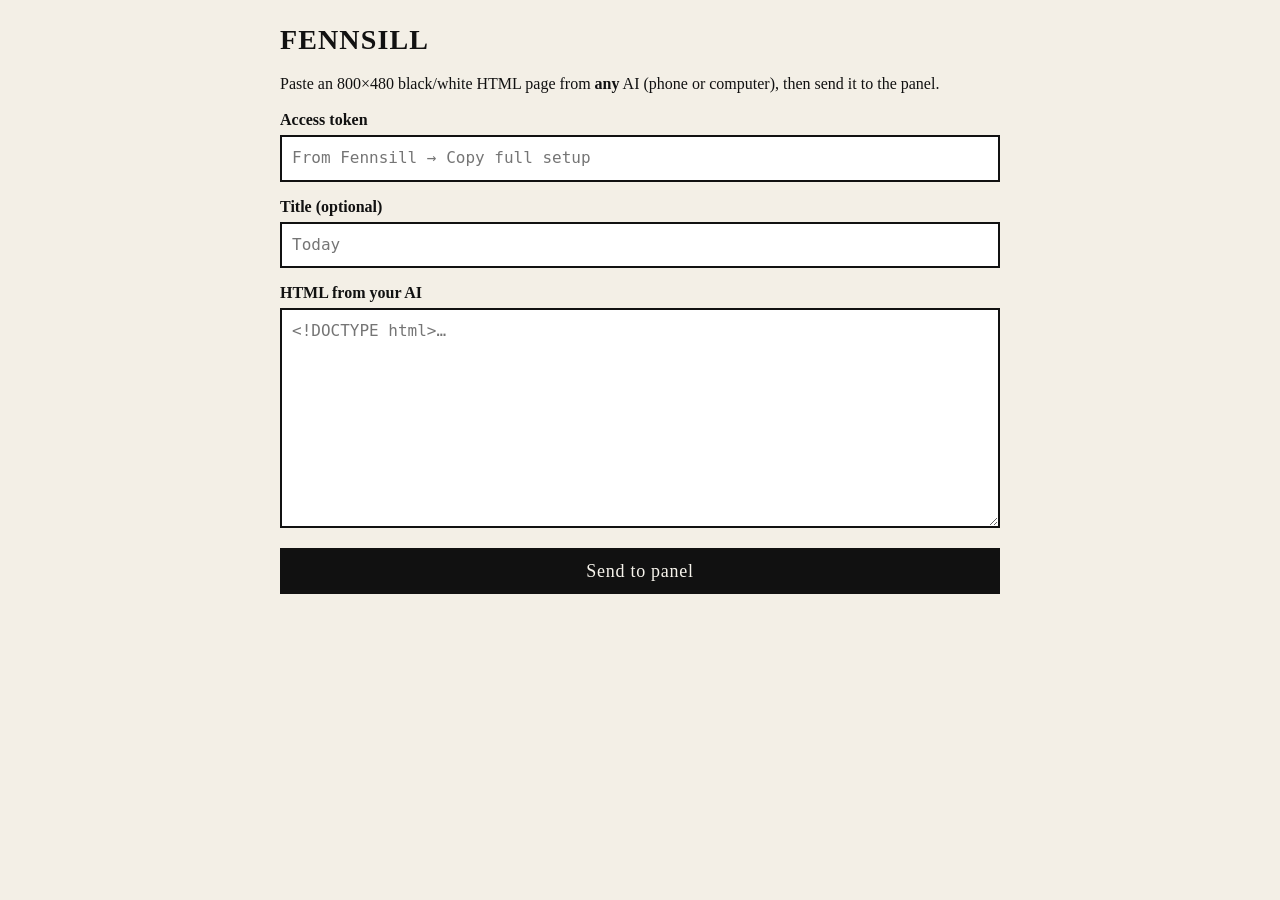
<file: connector/drop.html>
<!DOCTYPE html>
<html lang="en">
<head>
  <meta charset="utf-8">
  <meta name="viewport" content="width=device-width, initial-scale=1">
  <title>Fennsill — Send page</title>
  <style>
    :root { color-scheme: light; }
    body { margin: 0; font-family: Georgia, serif; background: #f3efe6; color: #111; }
    main { max-width: 720px; margin: 0 auto; padding: 24px 18px 48px; }
    h1 { margin: 0 0 8px; font-size: 28px; letter-spacing: 0.04em; }
    p { line-height: 1.45; }
    label { display: block; margin: 16px 0 6px; font-weight: 600; }
    input, textarea {
      width: 100%; box-sizing: border-box; font: 16px/1.4 ui-monospace, Consolas, monospace;
      border: 2px solid #111; background: #fff; padding: 10px; border-radius: 0;
    }
    textarea { min-height: 220px; }
    button {
      margin-top: 16px; width: 100%; padding: 14px; border: 0; background: #111; color: #f7f4ec;
      font: 18px/1 Georgia, serif; letter-spacing: 0.04em; cursor: pointer;
    }
    .hint { font-size: 14px; opacity: 0.85; }
    .ok { color: #1a5c2e; }
    .err { color: #8a1f1f; }
  </style>
</head>
<body>
  <main>
    <h1>FENNSILL</h1>
    <p>Paste an 800×480 black/white HTML page from <strong>any</strong> AI (phone or computer), then send it to the panel.</p>
    <label for="token">Access token</label>
    <input id="token" type="password" autocomplete="off" placeholder="From Fennsill → Copy full setup">
    <label for="title">Title (optional)</label>
    <input id="title" type="text" placeholder="Today">
    <label for="html">HTML from your AI</label>
    <textarea id="html" placeholder="<!DOCTYPE html>…"></textarea>
    <button id="send" type="button">Send to panel</button>
    <p id="status" class="hint"></p>
  </main>
  <script>
    const params = new URLSearchParams(location.search);
    const hash = new URLSearchParams((location.hash || "").replace(/^#/, ""));
    const saved = localStorage.getItem("fennsill_token") || "";
    const tokenEl = document.querySelector("#token");
    tokenEl.value = params.get("token") || hash.get("token") || saved;
    document.querySelector("#send").onclick = async () => {
      const status = document.querySelector("#status");
      const token = tokenEl.value.trim();
      const html = document.querySelector("#html").value;
      const title = document.querySelector("#title").value.trim();
      status.className = "hint";
      status.textContent = "Sending…";
      try {
        const res = await fetch("/v1/pages", {
          method: "POST",
          headers: {
            "Content-Type": "application/json",
            "Authorization": "Bearer " + token,
          },
          body: JSON.stringify({ html, title, push: true, source: "drop-page" }),
        });
        const data = await res.json().catch(() => ({}));
        if (!res.ok) throw new Error(data.error || "Send failed");
        localStorage.setItem("fennsill_token", token);
        status.className = "ok";
        status.textContent = data.note || ("Sent. Page " + (data.page_id || ""));
      } catch (err) {
        status.className = "err";
        status.textContent = err.message || "Send failed";
      }
    };
  </script>
</body>
</html>
</file>
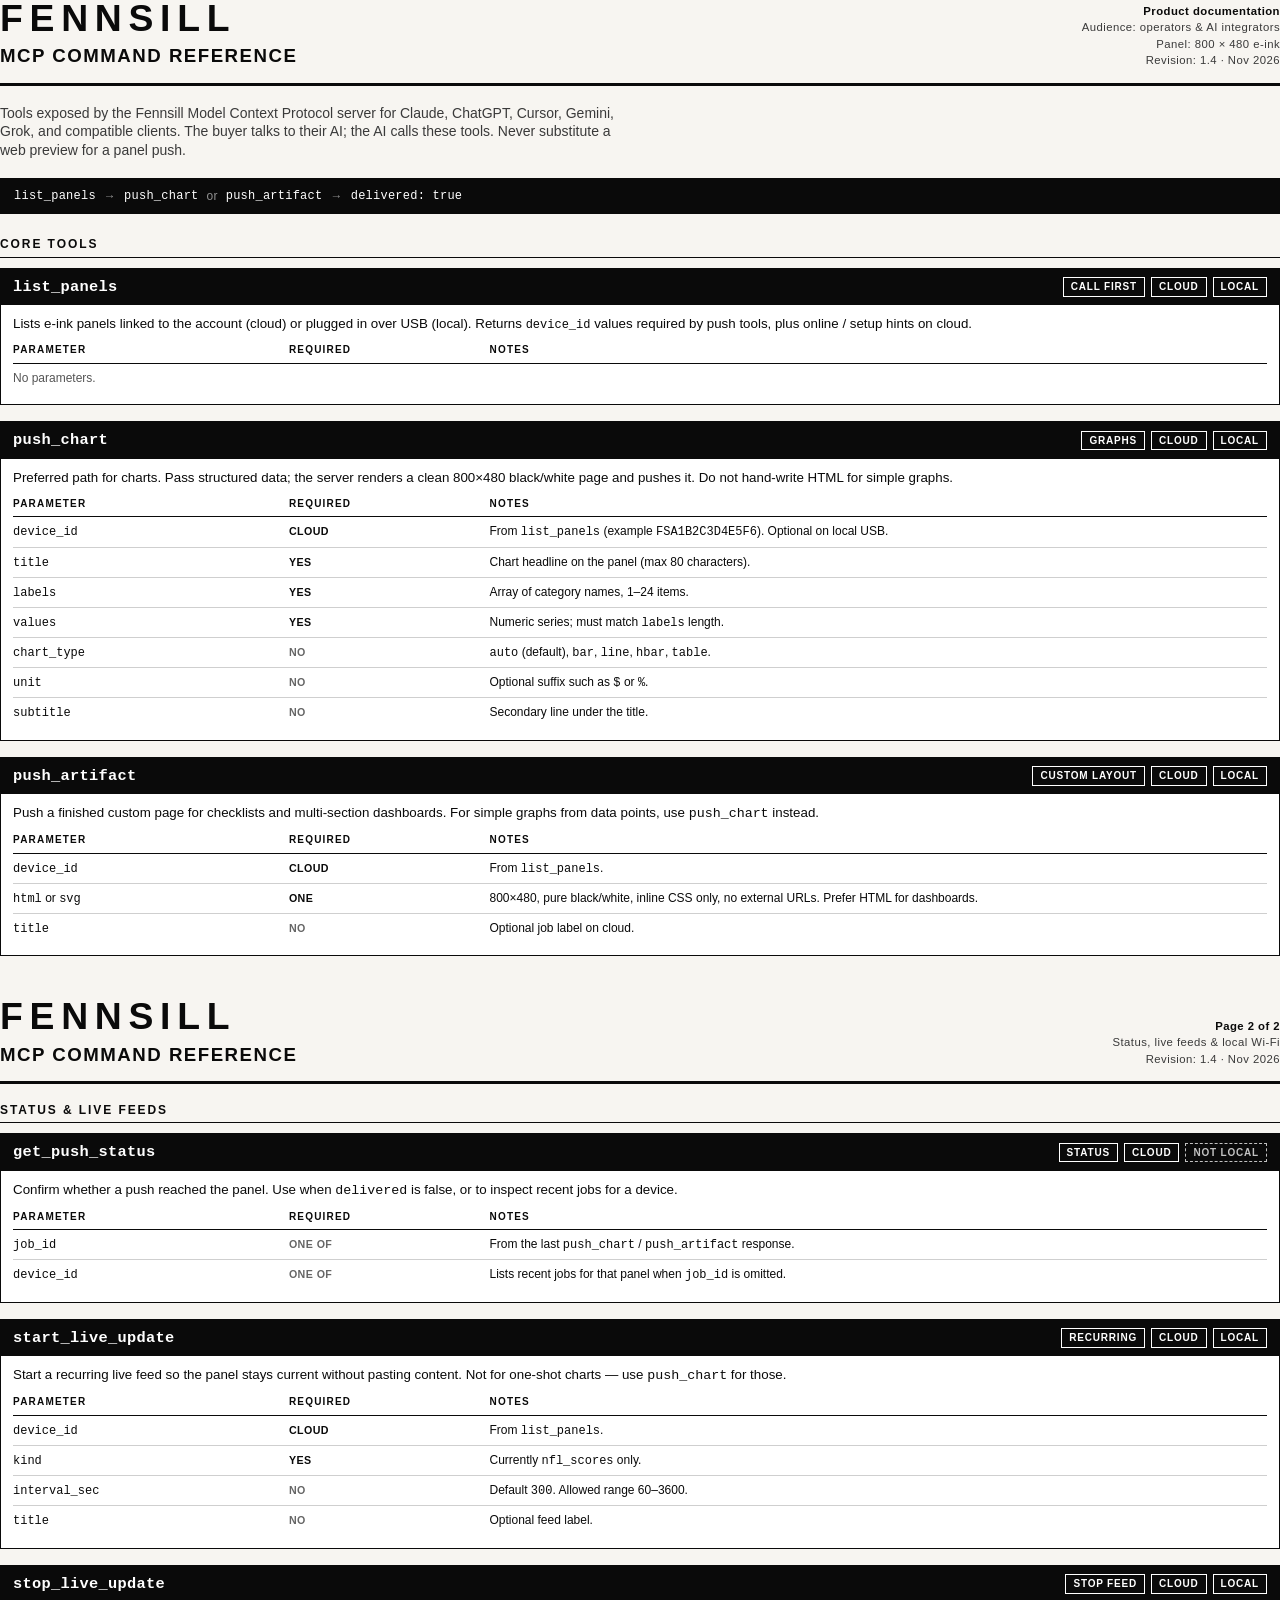
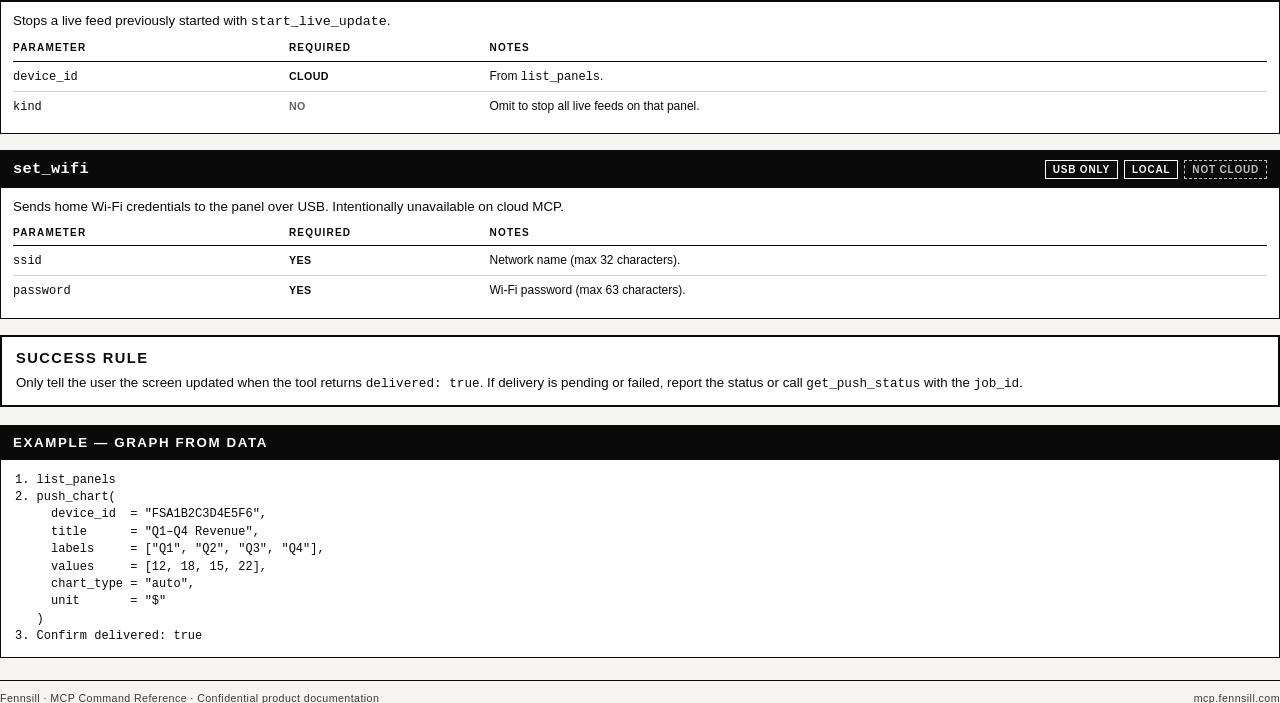
<file: docs/mcp_commands_print.html>
<!DOCTYPE html>
<html lang="en">
<head>
<meta charset="utf-8">
<title>Fennsill MCP Commands</title>
<style>
  @page {
    size: letter;
    margin: 0.55in 0.6in 0.6in 0.6in;
  }

  :root {
    --ink: #0a0a0a;
    --muted: #3a3a3a;
    --rule: #0a0a0a;
    --band: #0a0a0a;
    --paper: #f7f5f1;
    --card: #ffffff;
    --accent: #1a1a1a;
  }

  * { box-sizing: border-box; }

  html, body {
    margin: 0;
    padding: 0;
    color: var(--ink);
    background: var(--paper);
    font-family: "Segoe UI", "Helvetica Neue", Helvetica, Arial, sans-serif;
    font-size: 10.5pt;
    line-height: 1.35;
    -webkit-print-color-adjust: exact;
    print-color-adjust: exact;
  }

  .page {
    width: 100%;
    min-height: 10.4in;
  }

  .break {
    break-before: page;
    page-break-before: always;
  }

  /* Masthead */
  header.doc-head {
    display: grid;
    grid-template-columns: 1fr auto;
    gap: 18px;
    align-items: end;
    border-bottom: 3px solid var(--ink);
    padding-bottom: 14px;
    margin-bottom: 18px;
  }

  .brand-block {
    display: flex;
    flex-direction: column;
    gap: 6px;
  }

  .brand {
    font-family: "Arial Narrow", "Franklin Gothic Medium", "Segoe UI", sans-serif;
    font-size: 28pt;
    font-weight: 800;
    letter-spacing: 0.18em;
    line-height: 1;
    margin: 0;
  }

  .doc-title {
    font-family: "Arial Narrow", "Franklin Gothic Medium", "Segoe UI", sans-serif;
    font-size: 14pt;
    font-weight: 700;
    letter-spacing: 0.08em;
    text-transform: uppercase;
    margin: 0;
  }

  .meta {
    text-align: right;
    font-size: 8.5pt;
    color: var(--muted);
    letter-spacing: 0.04em;
    line-height: 1.45;
  }

  .meta strong {
    color: var(--ink);
    font-weight: 700;
  }

  .lede {
    margin: 0 0 18px;
    max-width: 6.6in;
    font-size: 10.5pt;
    color: var(--muted);
  }

  .flow {
    display: flex;
    align-items: center;
    gap: 8px;
    flex-wrap: wrap;
    background: var(--ink);
    color: #fff;
    padding: 10px 14px;
    margin: 0 0 22px;
    font-family: Consolas, "Courier New", monospace;
    font-size: 9pt;
    letter-spacing: 0.02em;
  }

  .flow span.arrow {
    opacity: 0.55;
    font-family: "Segoe UI", sans-serif;
  }

  /* Tool cards */
  .tool {
    break-inside: avoid;
    page-break-inside: avoid;
    margin: 0 0 16px;
    border: 1.5px solid var(--ink);
    background: var(--card);
  }

  .tool-head {
    display: grid;
    grid-template-columns: 1fr auto;
    gap: 10px;
    align-items: center;
    background: var(--band);
    color: #fff;
    padding: 8px 12px;
  }

  .tool-name {
    font-family: Consolas, "Courier New", monospace;
    font-size: 11.5pt;
    font-weight: 700;
    letter-spacing: 0.02em;
    margin: 0;
  }

  .badges {
    display: flex;
    gap: 6px;
    flex-wrap: wrap;
    justify-content: flex-end;
  }

  .badge {
    border: 1px solid #fff;
    padding: 2px 7px;
    font-size: 7.5pt;
    font-weight: 700;
    letter-spacing: 0.08em;
    text-transform: uppercase;
  }

  .badge.muted {
    opacity: 0.75;
    border-style: dashed;
  }

  .tool-body {
    padding: 10px 12px 12px;
  }

  .summary {
    margin: 0 0 10px;
    font-size: 10pt;
  }

  table.params {
    width: 100%;
    border-collapse: collapse;
    font-size: 9pt;
  }

  table.params th {
    text-align: left;
    font-size: 7.5pt;
    letter-spacing: 0.12em;
    text-transform: uppercase;
    border-bottom: 1.5px solid var(--ink);
    padding: 0 8px 6px 0;
    font-weight: 700;
  }

  table.params td {
    border-bottom: 1px solid #cfcfcf;
    padding: 6px 8px 6px 0;
    vertical-align: top;
  }

  table.params tr:last-child td {
    border-bottom: none;
  }

  table.params code,
  .mono {
    font-family: Consolas, "Courier New", monospace;
    font-size: 9pt;
  }

  .req {
    font-weight: 700;
    letter-spacing: 0.04em;
    font-size: 8pt;
    text-transform: uppercase;
  }

  .req.yes { color: var(--ink); }
  .req.no { color: #666; font-weight: 600; }

  .note {
    margin: 10px 0 0;
    padding-top: 8px;
    border-top: 1px solid #d0d0d0;
    font-size: 9pt;
    color: var(--muted);
  }

  /* Callout */
  .callout {
    break-inside: avoid;
    border: 2px solid var(--ink);
    padding: 12px 14px;
    margin: 8px 0 18px;
    background: #fff;
  }

  .callout h2 {
    margin: 0 0 6px;
    font-family: "Arial Narrow", "Franklin Gothic Medium", "Segoe UI", sans-serif;
    font-size: 11pt;
    letter-spacing: 0.1em;
    text-transform: uppercase;
  }

  .callout p {
    margin: 0;
    font-size: 10pt;
  }

  .callout code {
    font-family: Consolas, "Courier New", monospace;
    font-size: 9.5pt;
  }

  /* Example block */
  .example {
    break-inside: avoid;
    border: 1.5px solid var(--ink);
    margin-top: 6px;
  }

  .example-head {
    background: var(--ink);
    color: #fff;
    padding: 8px 12px;
    font-family: "Arial Narrow", "Franklin Gothic Medium", "Segoe UI", sans-serif;
    font-size: 10pt;
    letter-spacing: 0.12em;
    text-transform: uppercase;
    font-weight: 700;
  }

  .example pre {
    margin: 0;
    padding: 12px 14px;
    background: #fff;
    font-family: Consolas, "Courier New", monospace;
    font-size: 9pt;
    line-height: 1.45;
    white-space: pre-wrap;
  }

  footer.doc-foot {
    margin-top: 22px;
    padding-top: 10px;
    border-top: 1.5px solid var(--ink);
    display: flex;
    justify-content: space-between;
    gap: 12px;
    font-size: 8pt;
    color: var(--muted);
    letter-spacing: 0.04em;
  }

  .section-label {
    font-family: "Arial Narrow", "Franklin Gothic Medium", "Segoe UI", sans-serif;
    font-size: 9pt;
    letter-spacing: 0.16em;
    text-transform: uppercase;
    font-weight: 800;
    margin: 0 0 10px;
    padding-bottom: 4px;
    border-bottom: 1px solid var(--ink);
  }
</style>
</head>
<body>
  <section class="page">
    <header class="doc-head">
      <div class="brand-block">
        <p class="brand">FENNSILL</p>
        <h1 class="doc-title">MCP Command Reference</h1>
      </div>
      <div class="meta">
        <strong>Product documentation</strong><br>
        Audience: operators &amp; AI integrators<br>
        Panel: 800 × 480 e-ink<br>
        Revision: 1.4 · Nov 2026
      </div>
    </header>

    <p class="lede">
      Tools exposed by the Fennsill Model Context Protocol server for Claude, ChatGPT,
      Cursor, Gemini, Grok, and compatible clients. The buyer talks to their AI; the AI
      calls these tools. Never substitute a web preview for a panel push.
    </p>

    <div class="flow">
      <span>list_panels</span>
      <span class="arrow">→</span>
      <span>push_chart</span>
      <span class="arrow">or</span>
      <span>push_artifact</span>
      <span class="arrow">→</span>
      <span>delivered: true</span>
    </div>

    <p class="section-label">Core tools</p>

    <article class="tool">
      <div class="tool-head">
        <h2 class="tool-name">list_panels</h2>
        <div class="badges">
          <span class="badge">Call first</span>
          <span class="badge">Cloud</span>
          <span class="badge">Local</span>
        </div>
      </div>
      <div class="tool-body">
        <p class="summary">
          Lists e-ink panels linked to the account (cloud) or plugged in over USB (local).
          Returns <code class="mono">device_id</code> values required by push tools, plus online / setup hints on cloud.
        </p>
        <table class="params">
          <thead>
            <tr><th style="width:22%">Parameter</th><th style="width:16%">Required</th><th>Notes</th></tr>
          </thead>
          <tbody>
            <tr>
              <td colspan="3" style="color:#555">No parameters.</td>
            </tr>
          </tbody>
        </table>
      </div>
    </article>

    <article class="tool">
      <div class="tool-head">
        <h2 class="tool-name">push_chart</h2>
        <div class="badges">
          <span class="badge">Graphs</span>
          <span class="badge">Cloud</span>
          <span class="badge">Local</span>
        </div>
      </div>
      <div class="tool-body">
        <p class="summary">
          Preferred path for charts. Pass structured data; the server renders a clean
          800×480 black/white page and pushes it. Do not hand-write HTML for simple graphs.
        </p>
        <table class="params">
          <thead>
            <tr><th style="width:22%">Parameter</th><th style="width:16%">Required</th><th>Notes</th></tr>
          </thead>
          <tbody>
            <tr>
              <td><code>device_id</code></td>
              <td><span class="req yes">Cloud</span></td>
              <td>From <code>list_panels</code> (example <code>FSA1B2C3D4E5F6</code>). Optional on local USB.</td>
            </tr>
            <tr>
              <td><code>title</code></td>
              <td><span class="req yes">Yes</span></td>
              <td>Chart headline on the panel (max 80 characters).</td>
            </tr>
            <tr>
              <td><code>labels</code></td>
              <td><span class="req yes">Yes</span></td>
              <td>Array of category names, 1–24 items.</td>
            </tr>
            <tr>
              <td><code>values</code></td>
              <td><span class="req yes">Yes</span></td>
              <td>Numeric series; must match <code>labels</code> length.</td>
            </tr>
            <tr>
              <td><code>chart_type</code></td>
              <td><span class="req no">No</span></td>
              <td><code>auto</code> (default), <code>bar</code>, <code>line</code>, <code>hbar</code>, <code>table</code>.</td>
            </tr>
            <tr>
              <td><code>unit</code></td>
              <td><span class="req no">No</span></td>
              <td>Optional suffix such as <code>$</code> or <code>%</code>.</td>
            </tr>
            <tr>
              <td><code>subtitle</code></td>
              <td><span class="req no">No</span></td>
              <td>Secondary line under the title.</td>
            </tr>
          </tbody>
        </table>
      </div>
    </article>

    <article class="tool">
      <div class="tool-head">
        <h2 class="tool-name">push_artifact</h2>
        <div class="badges">
          <span class="badge">Custom layout</span>
          <span class="badge">Cloud</span>
          <span class="badge">Local</span>
        </div>
      </div>
      <div class="tool-body">
        <p class="summary">
          Push a finished custom page for checklists and multi-section dashboards.
          For simple graphs from data points, use <code>push_chart</code> instead.
        </p>
        <table class="params">
          <thead>
            <tr><th style="width:22%">Parameter</th><th style="width:16%">Required</th><th>Notes</th></tr>
          </thead>
          <tbody>
            <tr>
              <td><code>device_id</code></td>
              <td><span class="req yes">Cloud</span></td>
              <td>From <code>list_panels</code>.</td>
            </tr>
            <tr>
              <td><code>html</code> or <code>svg</code></td>
              <td><span class="req yes">One</span></td>
              <td>800×480, pure black/white, inline CSS only, no external URLs. Prefer HTML for dashboards.</td>
            </tr>
            <tr>
              <td><code>title</code></td>
              <td><span class="req no">No</span></td>
              <td>Optional job label on cloud.</td>
            </tr>
          </tbody>
        </table>
      </div>
    </article>
  </section>

  <section class="page break">
    <header class="doc-head">
      <div class="brand-block">
        <p class="brand">FENNSILL</p>
        <h1 class="doc-title">MCP Command Reference</h1>
      </div>
      <div class="meta">
        <strong>Page 2 of 2</strong><br>
        Status, live feeds &amp; local Wi‑Fi<br>
        Revision: 1.4 · Nov 2026
      </div>
    </header>

    <p class="section-label">Status &amp; live feeds</p>

    <article class="tool">
      <div class="tool-head">
        <h2 class="tool-name">get_push_status</h2>
        <div class="badges">
          <span class="badge">Status</span>
          <span class="badge">Cloud</span>
          <span class="badge muted">Not local</span>
        </div>
      </div>
      <div class="tool-body">
        <p class="summary">
          Confirm whether a push reached the panel. Use when <code>delivered</code> is false,
          or to inspect recent jobs for a device.
        </p>
        <table class="params">
          <thead>
            <tr><th style="width:22%">Parameter</th><th style="width:16%">Required</th><th>Notes</th></tr>
          </thead>
          <tbody>
            <tr>
              <td><code>job_id</code></td>
              <td><span class="req no">One of</span></td>
              <td>From the last <code>push_chart</code> / <code>push_artifact</code> response.</td>
            </tr>
            <tr>
              <td><code>device_id</code></td>
              <td><span class="req no">One of</span></td>
              <td>Lists recent jobs for that panel when <code>job_id</code> is omitted.</td>
            </tr>
          </tbody>
        </table>
      </div>
    </article>

    <article class="tool">
      <div class="tool-head">
        <h2 class="tool-name">start_live_update</h2>
        <div class="badges">
          <span class="badge">Recurring</span>
          <span class="badge">Cloud</span>
          <span class="badge">Local</span>
        </div>
      </div>
      <div class="tool-body">
        <p class="summary">
          Start a recurring live feed so the panel stays current without pasting content.
          Not for one-shot charts — use <code>push_chart</code> for those.
        </p>
        <table class="params">
          <thead>
            <tr><th style="width:22%">Parameter</th><th style="width:16%">Required</th><th>Notes</th></tr>
          </thead>
          <tbody>
            <tr>
              <td><code>device_id</code></td>
              <td><span class="req yes">Cloud</span></td>
              <td>From <code>list_panels</code>.</td>
            </tr>
            <tr>
              <td><code>kind</code></td>
              <td><span class="req yes">Yes</span></td>
              <td>Currently <code>nfl_scores</code> only.</td>
            </tr>
            <tr>
              <td><code>interval_sec</code></td>
              <td><span class="req no">No</span></td>
              <td>Default <code>300</code>. Allowed range 60–3600.</td>
            </tr>
            <tr>
              <td><code>title</code></td>
              <td><span class="req no">No</span></td>
              <td>Optional feed label.</td>
            </tr>
          </tbody>
        </table>
      </div>
    </article>

    <article class="tool">
      <div class="tool-head">
        <h2 class="tool-name">stop_live_update</h2>
        <div class="badges">
          <span class="badge">Stop feed</span>
          <span class="badge">Cloud</span>
          <span class="badge">Local</span>
        </div>
      </div>
      <div class="tool-body">
        <p class="summary">Stops a live feed previously started with <code>start_live_update</code>.</p>
        <table class="params">
          <thead>
            <tr><th style="width:22%">Parameter</th><th style="width:16%">Required</th><th>Notes</th></tr>
          </thead>
          <tbody>
            <tr>
              <td><code>device_id</code></td>
              <td><span class="req yes">Cloud</span></td>
              <td>From <code>list_panels</code>.</td>
            </tr>
            <tr>
              <td><code>kind</code></td>
              <td><span class="req no">No</span></td>
              <td>Omit to stop all live feeds on that panel.</td>
            </tr>
          </tbody>
        </table>
      </div>
    </article>

    <article class="tool">
      <div class="tool-head">
        <h2 class="tool-name">set_wifi</h2>
        <div class="badges">
          <span class="badge">USB only</span>
          <span class="badge">Local</span>
          <span class="badge muted">Not cloud</span>
        </div>
      </div>
      <div class="tool-body">
        <p class="summary">Sends home Wi‑Fi credentials to the panel over USB. Intentionally unavailable on cloud MCP.</p>
        <table class="params">
          <thead>
            <tr><th style="width:22%">Parameter</th><th style="width:16%">Required</th><th>Notes</th></tr>
          </thead>
          <tbody>
            <tr>
              <td><code>ssid</code></td>
              <td><span class="req yes">Yes</span></td>
              <td>Network name (max 32 characters).</td>
            </tr>
            <tr>
              <td><code>password</code></td>
              <td><span class="req yes">Yes</span></td>
              <td>Wi‑Fi password (max 63 characters).</td>
            </tr>
          </tbody>
        </table>
      </div>
    </article>

    <div class="callout">
      <h2>Success rule</h2>
      <p>
        Only tell the user the screen updated when the tool returns
        <code>delivered: true</code>. If delivery is pending or failed, report the status
        or call <code>get_push_status</code> with the <code>job_id</code>.
      </p>
    </div>

    <div class="example">
      <div class="example-head">Example — graph from data</div>
      <pre>1. list_panels
2. push_chart(
     device_id  = "FSA1B2C3D4E5F6",
     title      = "Q1–Q4 Revenue",
     labels     = ["Q1", "Q2", "Q3", "Q4"],
     values     = [12, 18, 15, 22],
     chart_type = "auto",
     unit       = "$"
   )
3. Confirm delivered: true</pre>
    </div>

    <footer class="doc-foot">
      <span>Fennsill · MCP Command Reference · Confidential product documentation</span>
      <span>mcp.fennsill.com</span>
    </footer>
  </section>
</body>
</html>
</file>
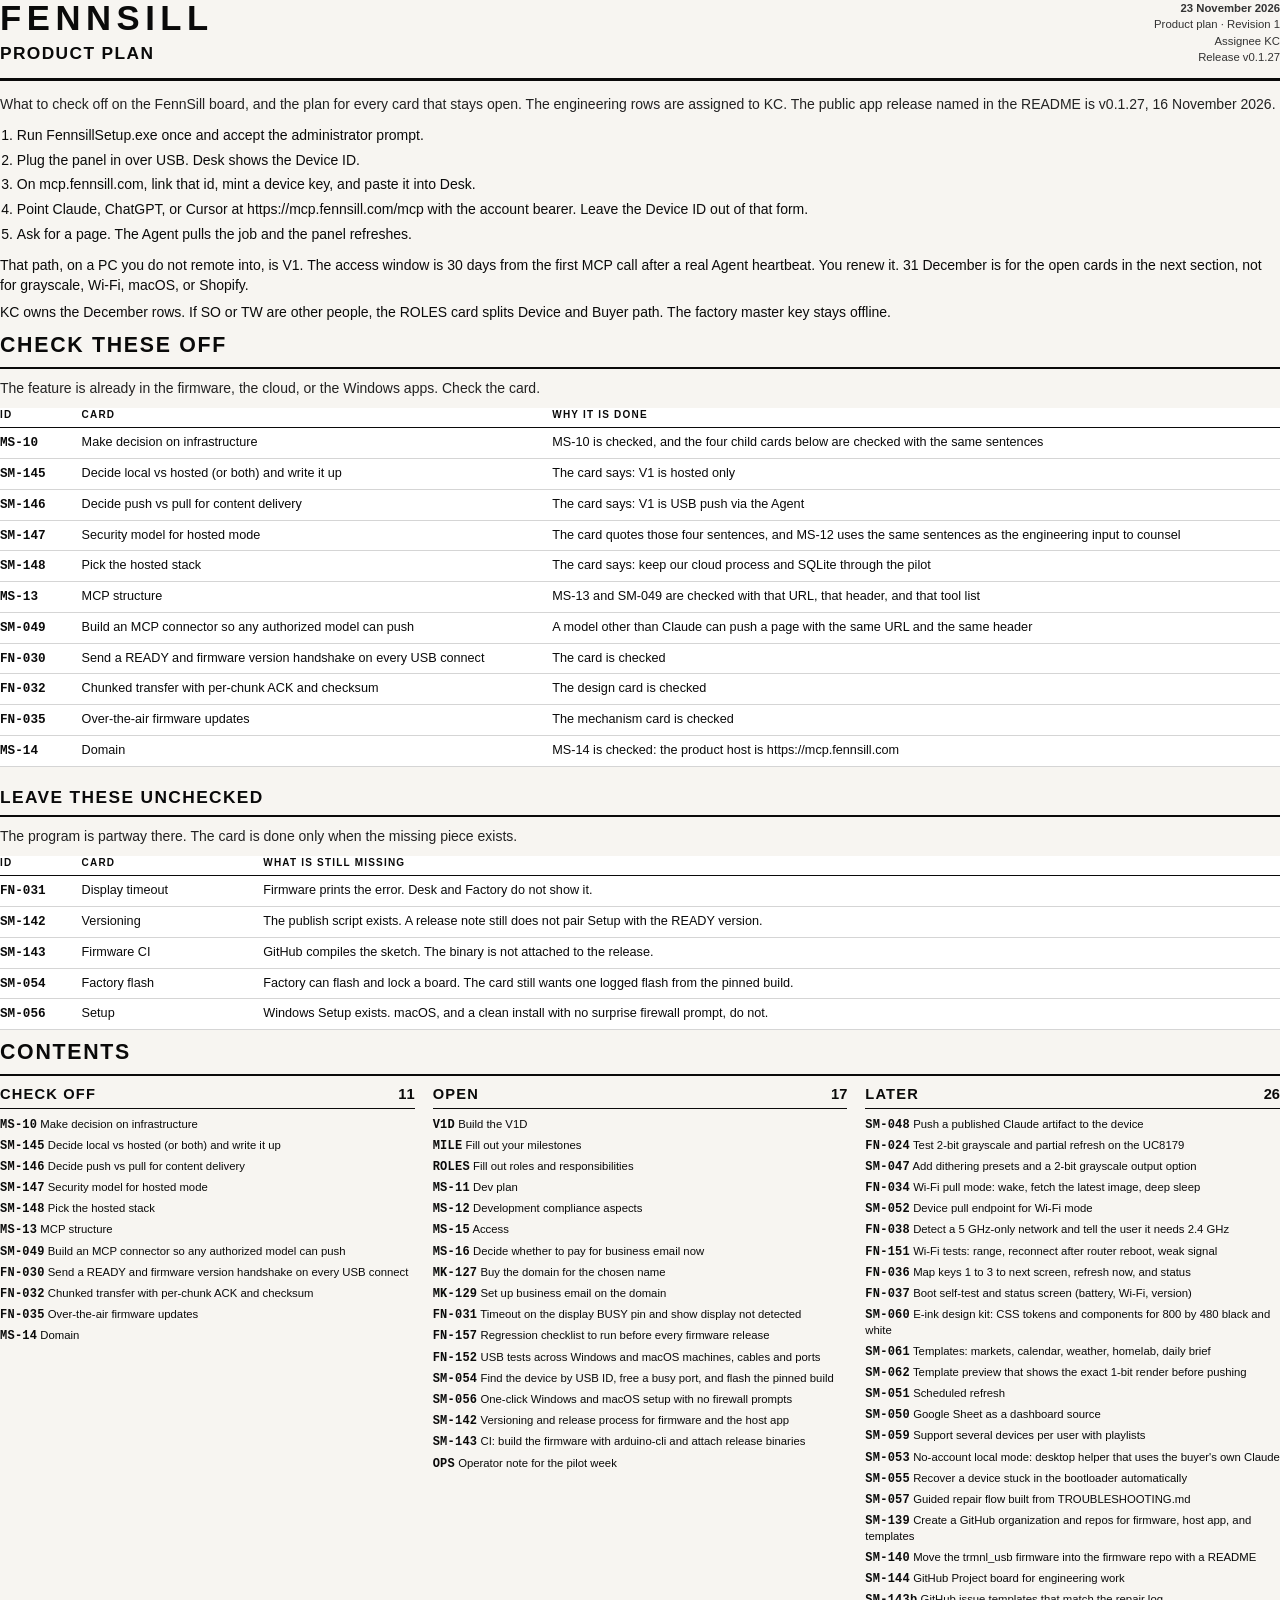
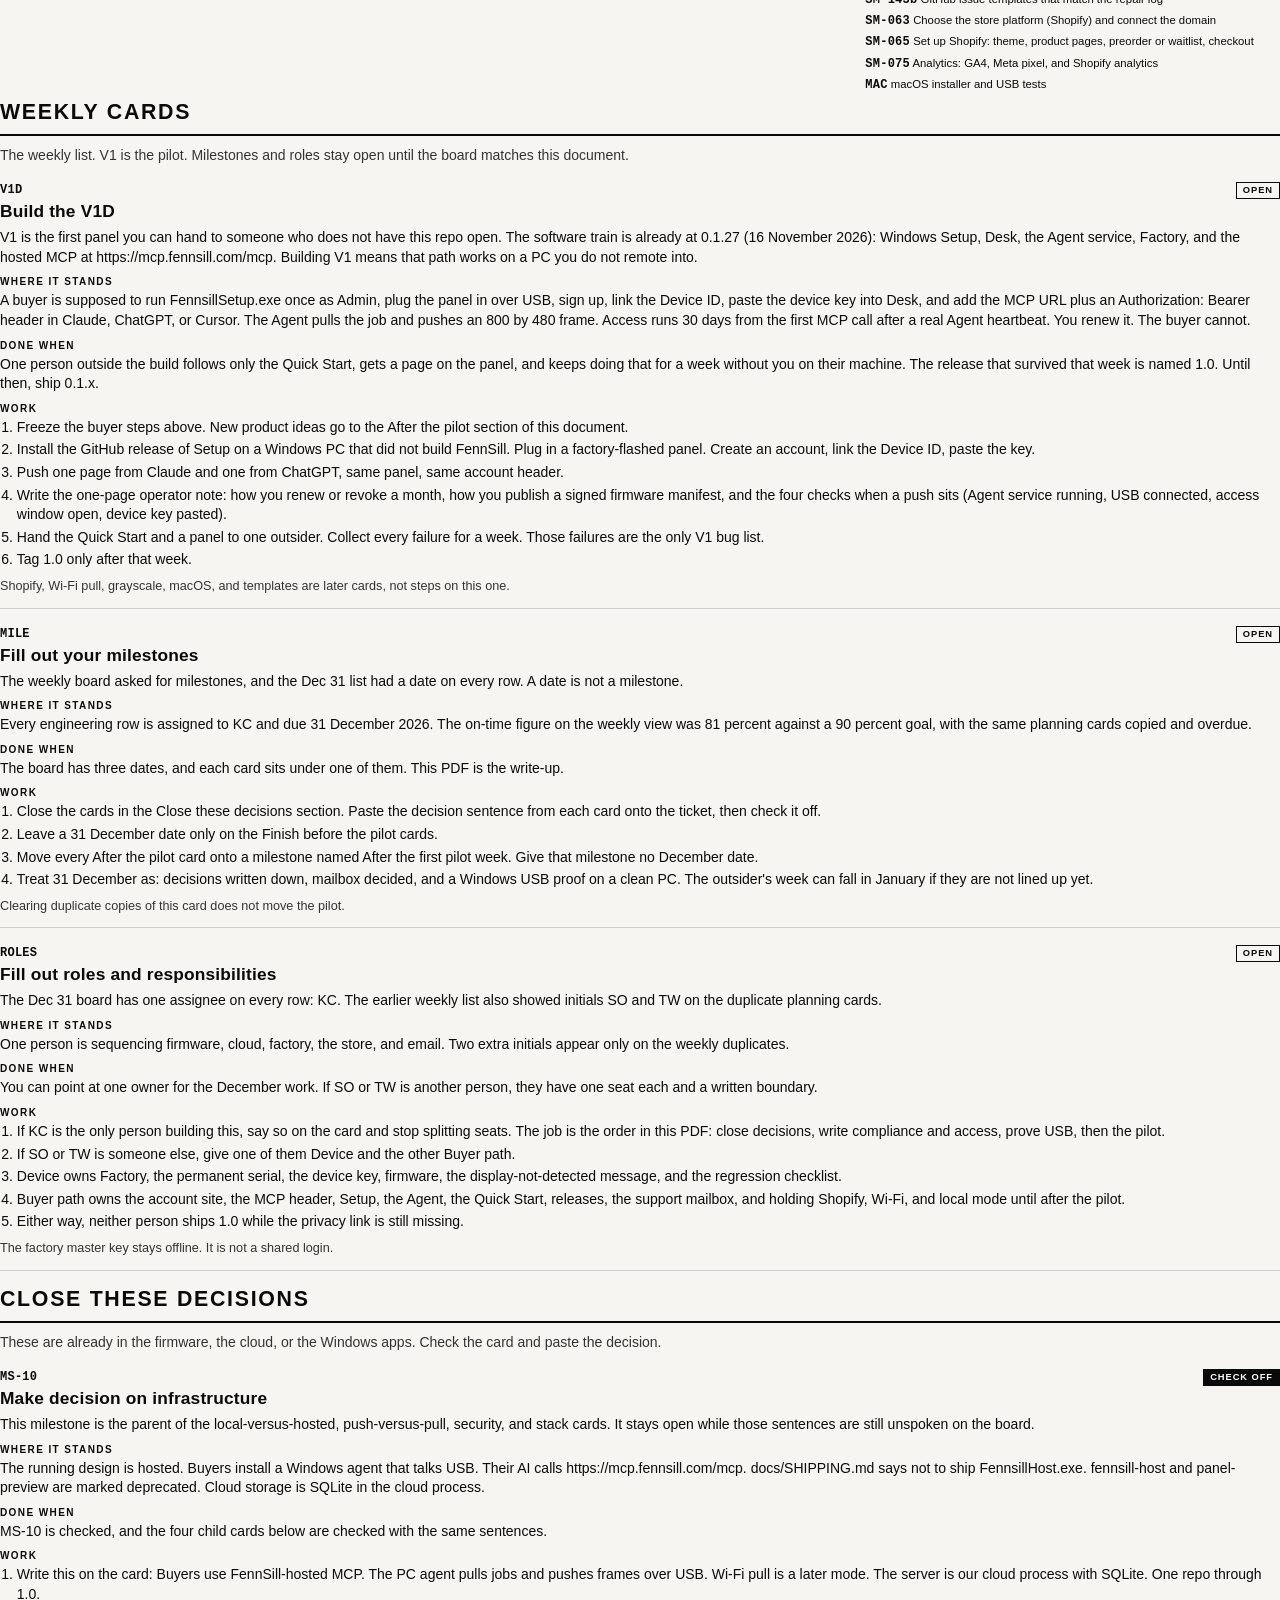
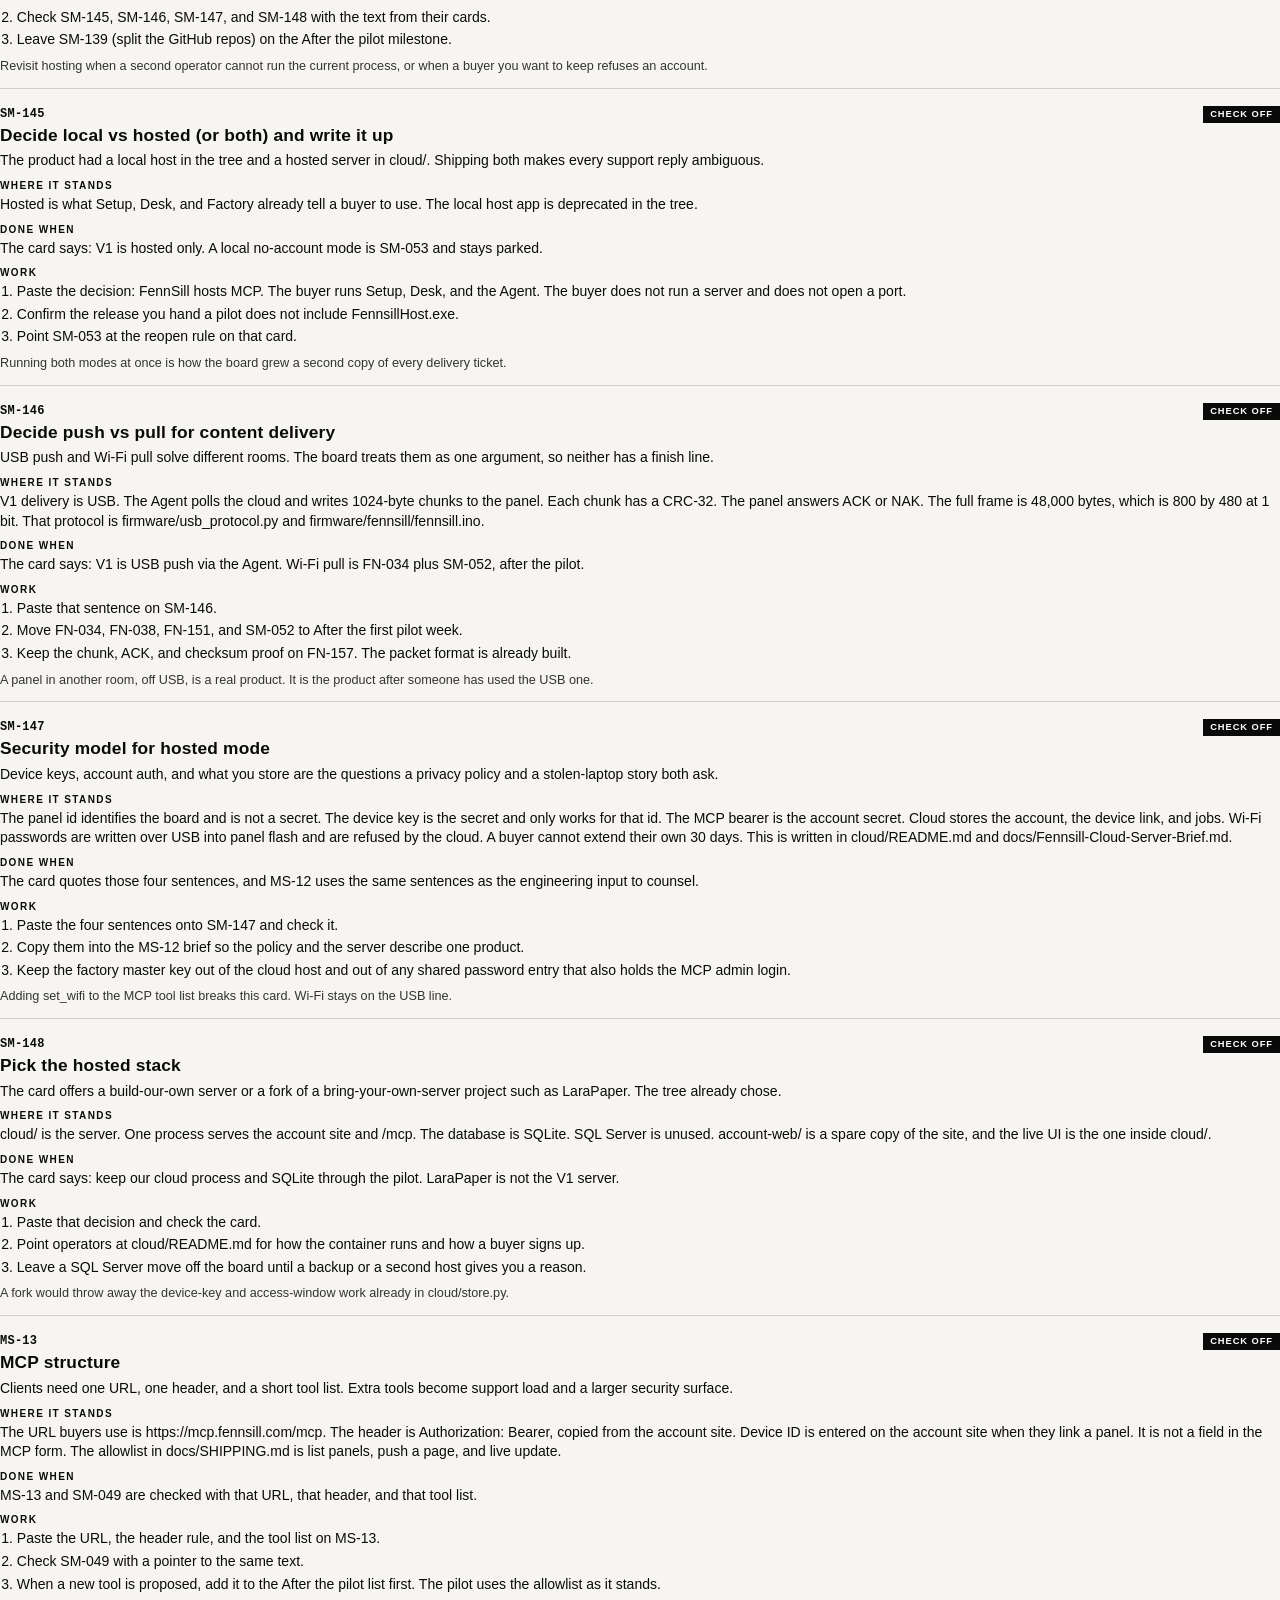
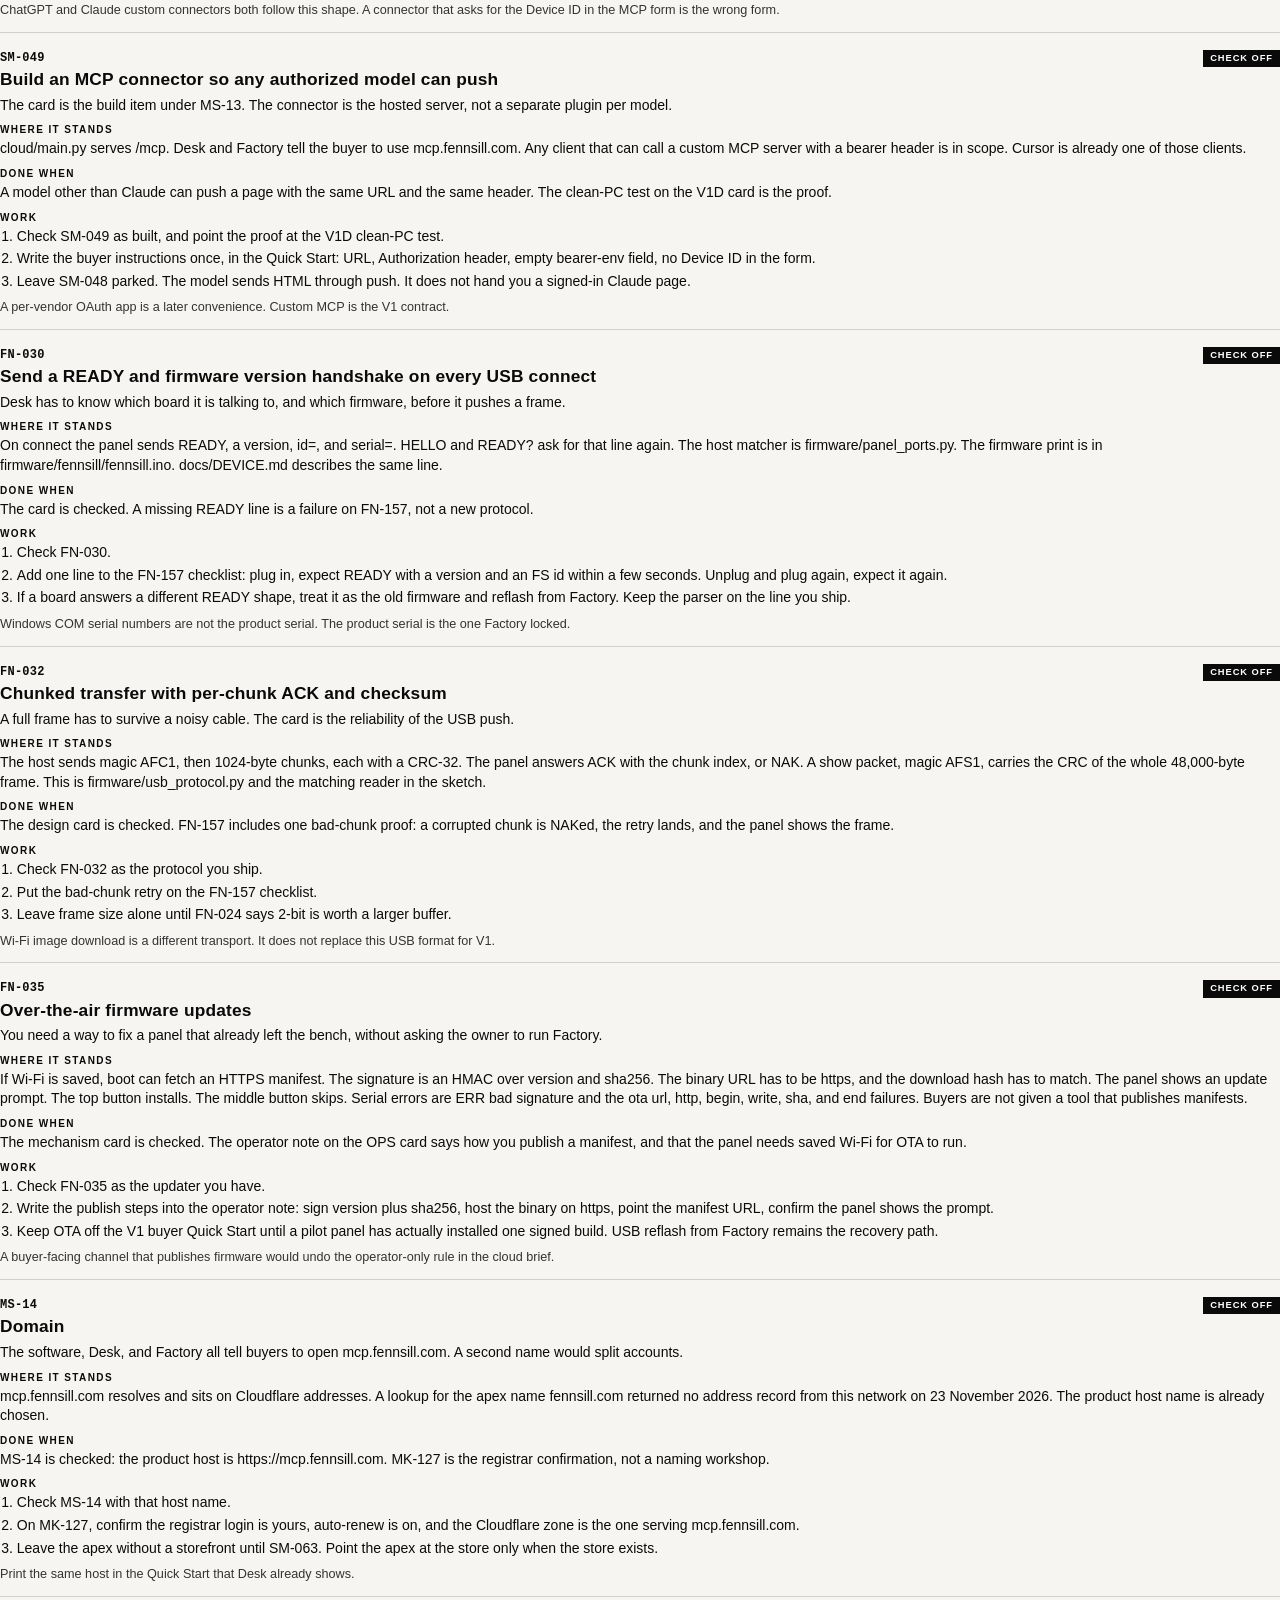
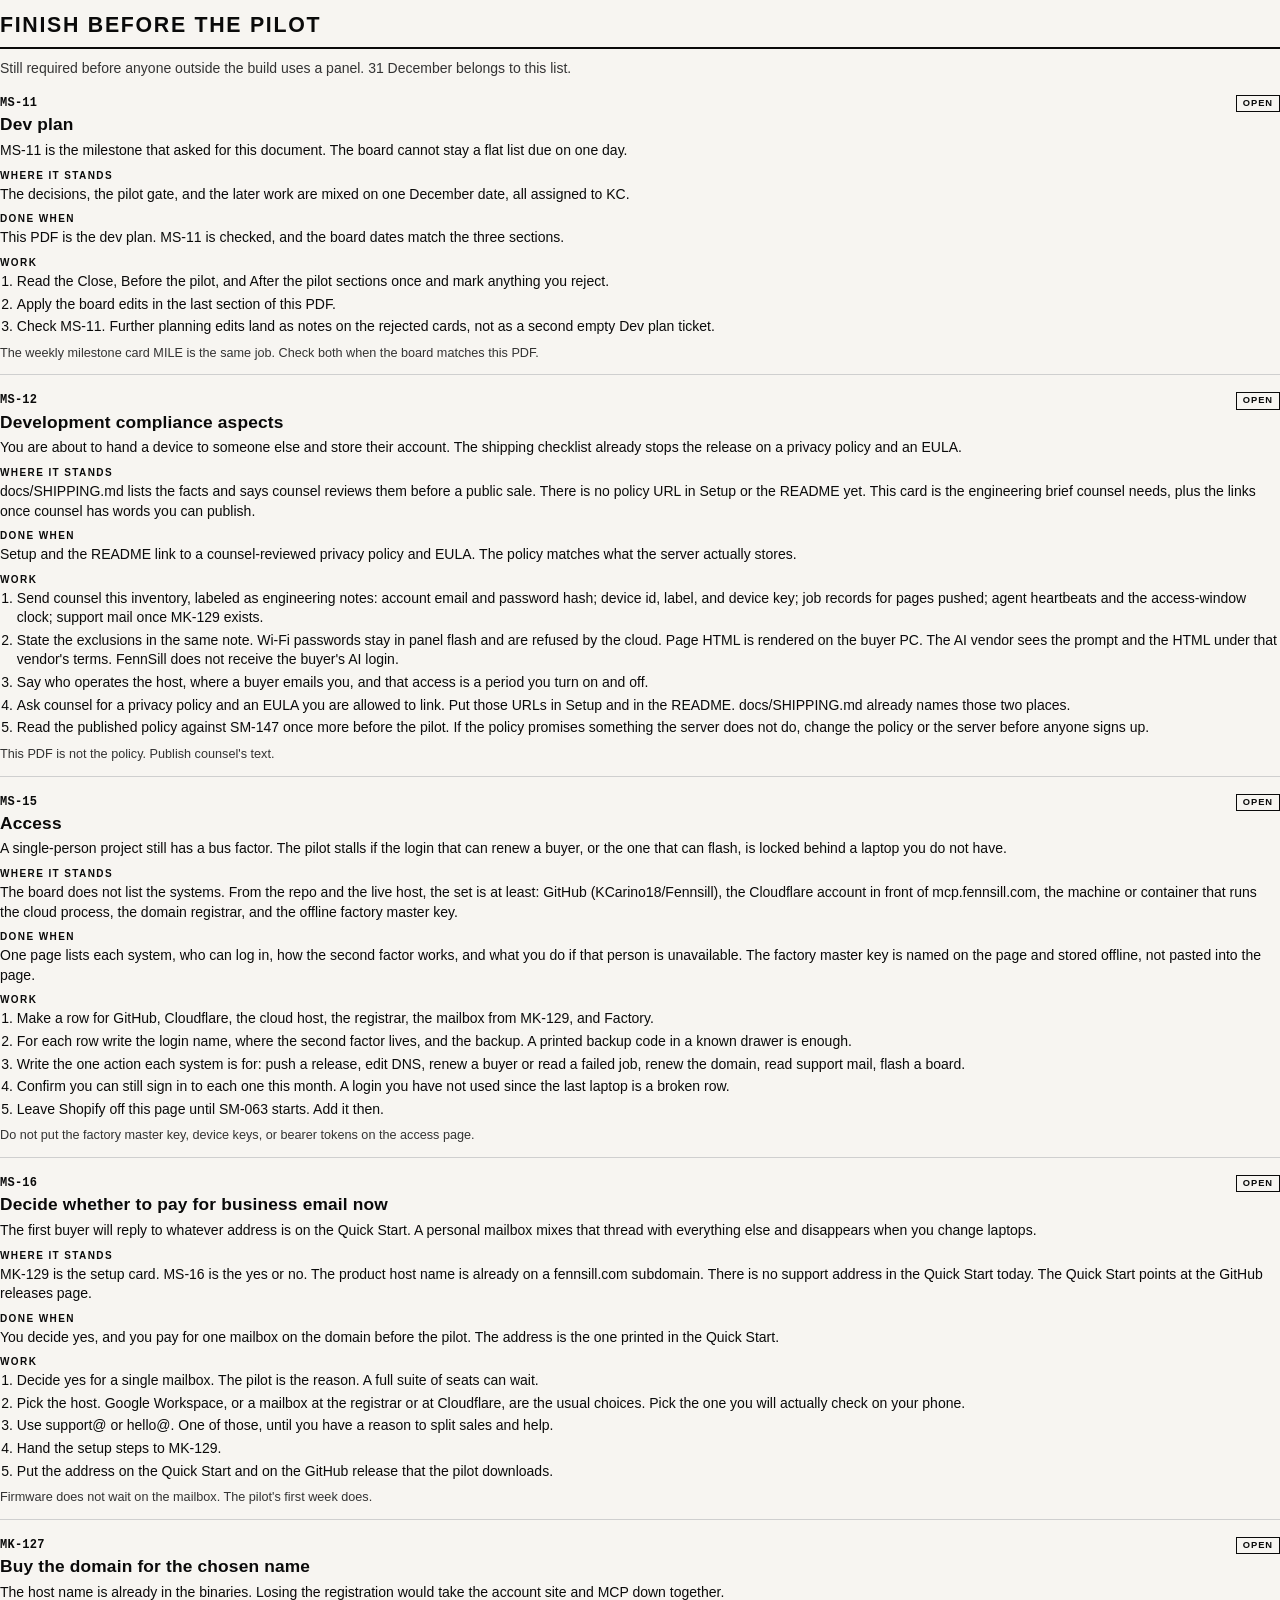
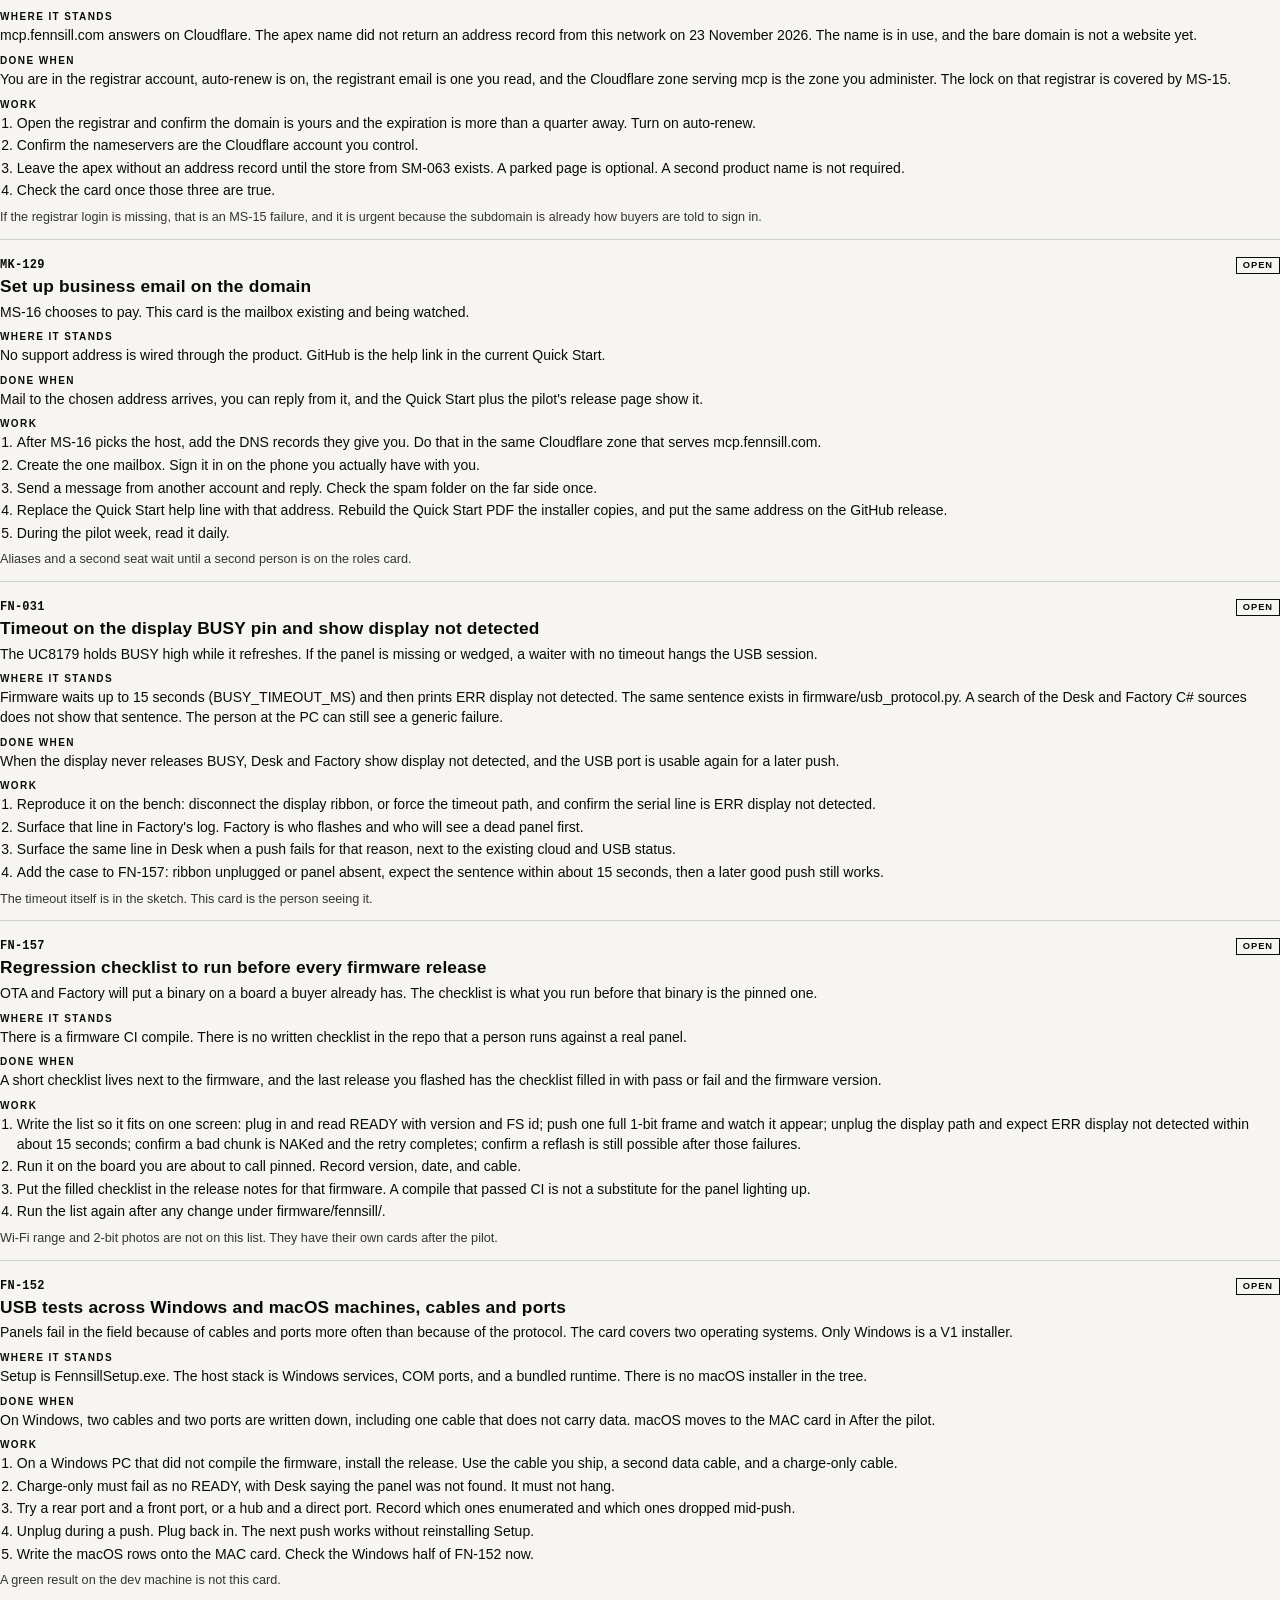
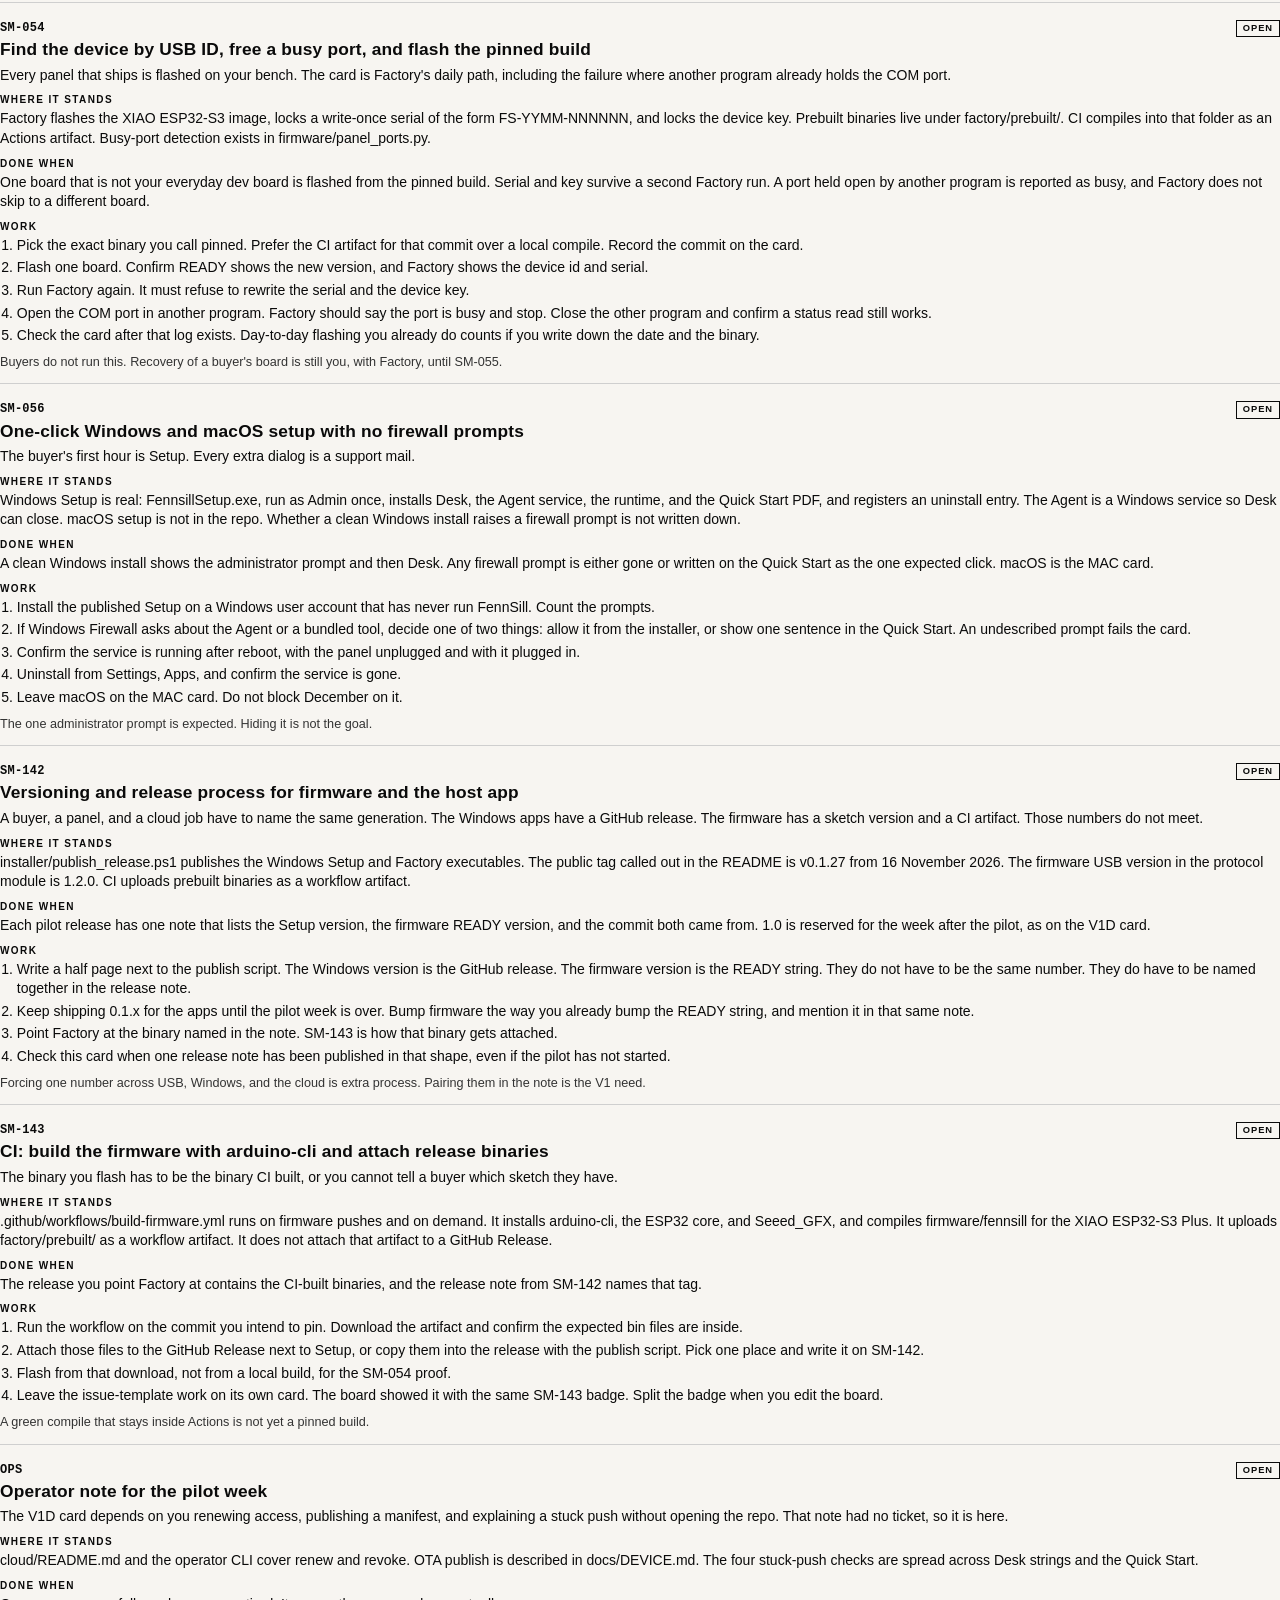
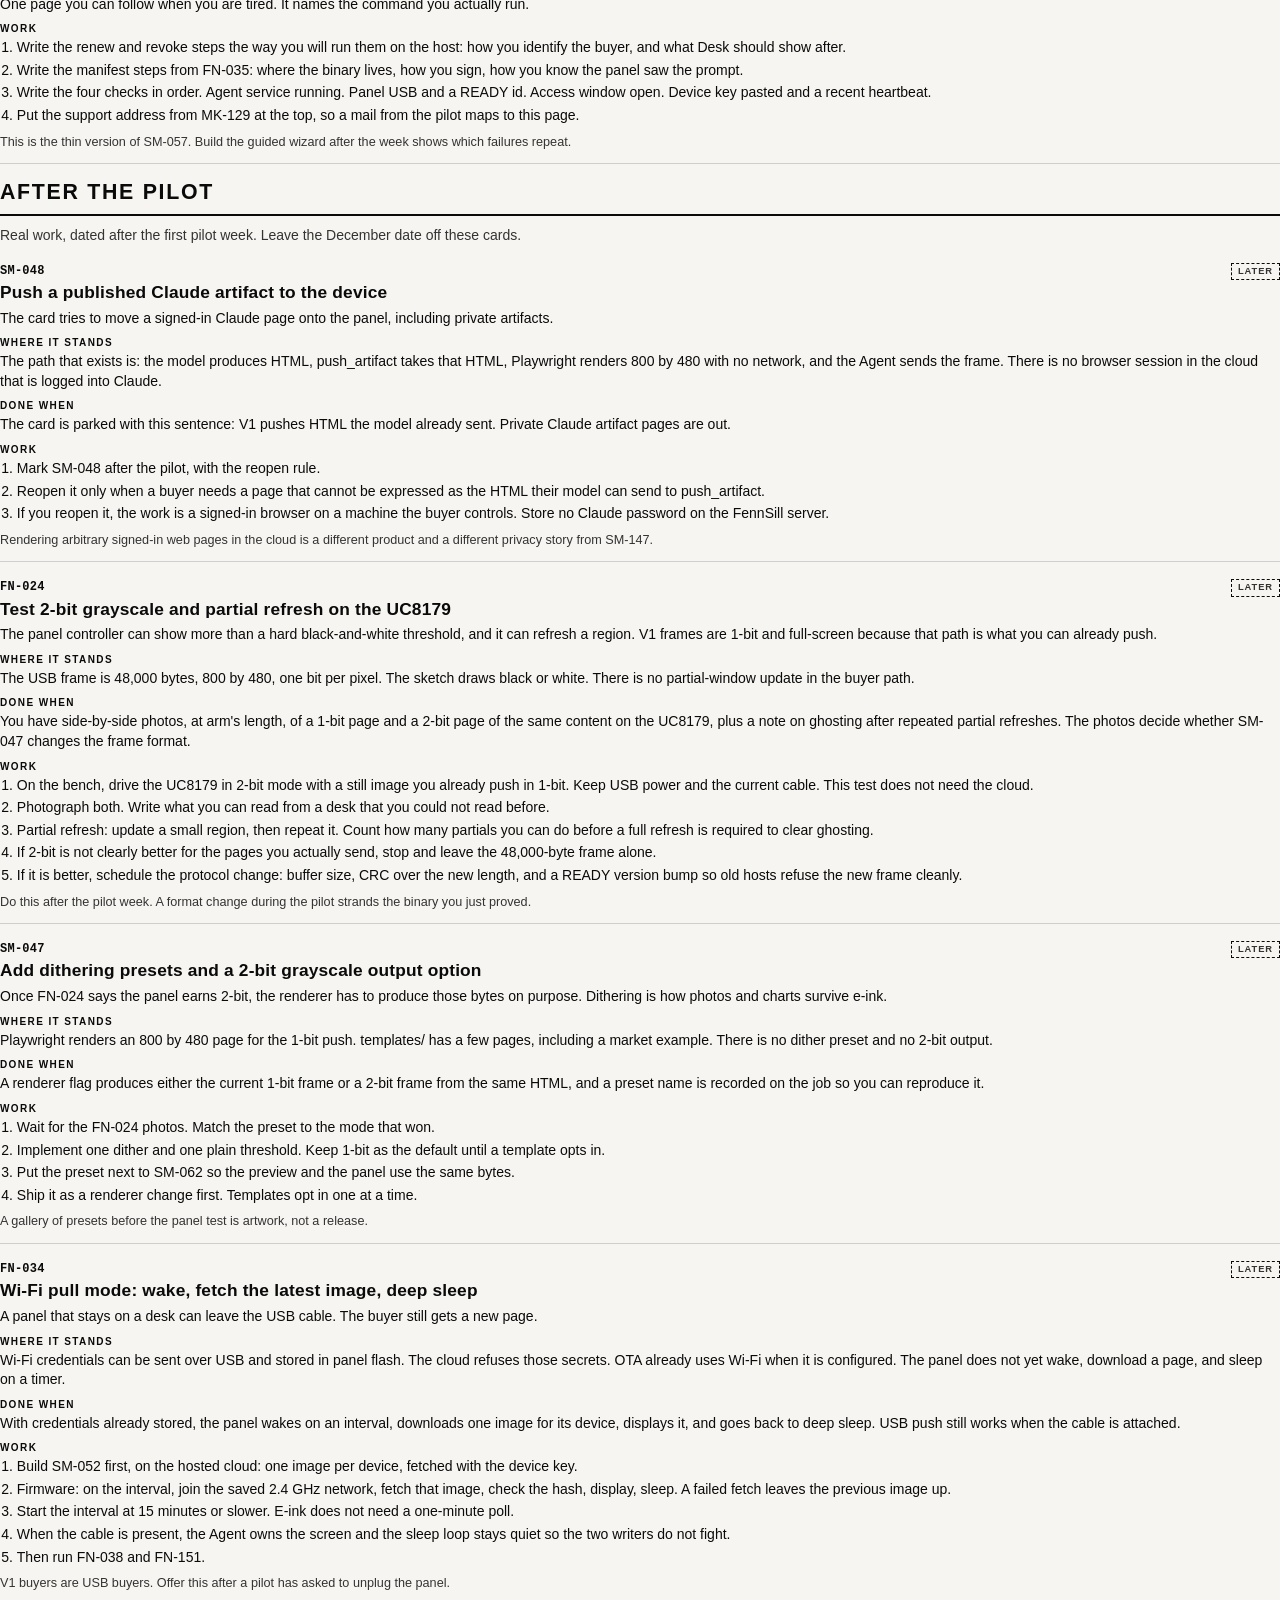
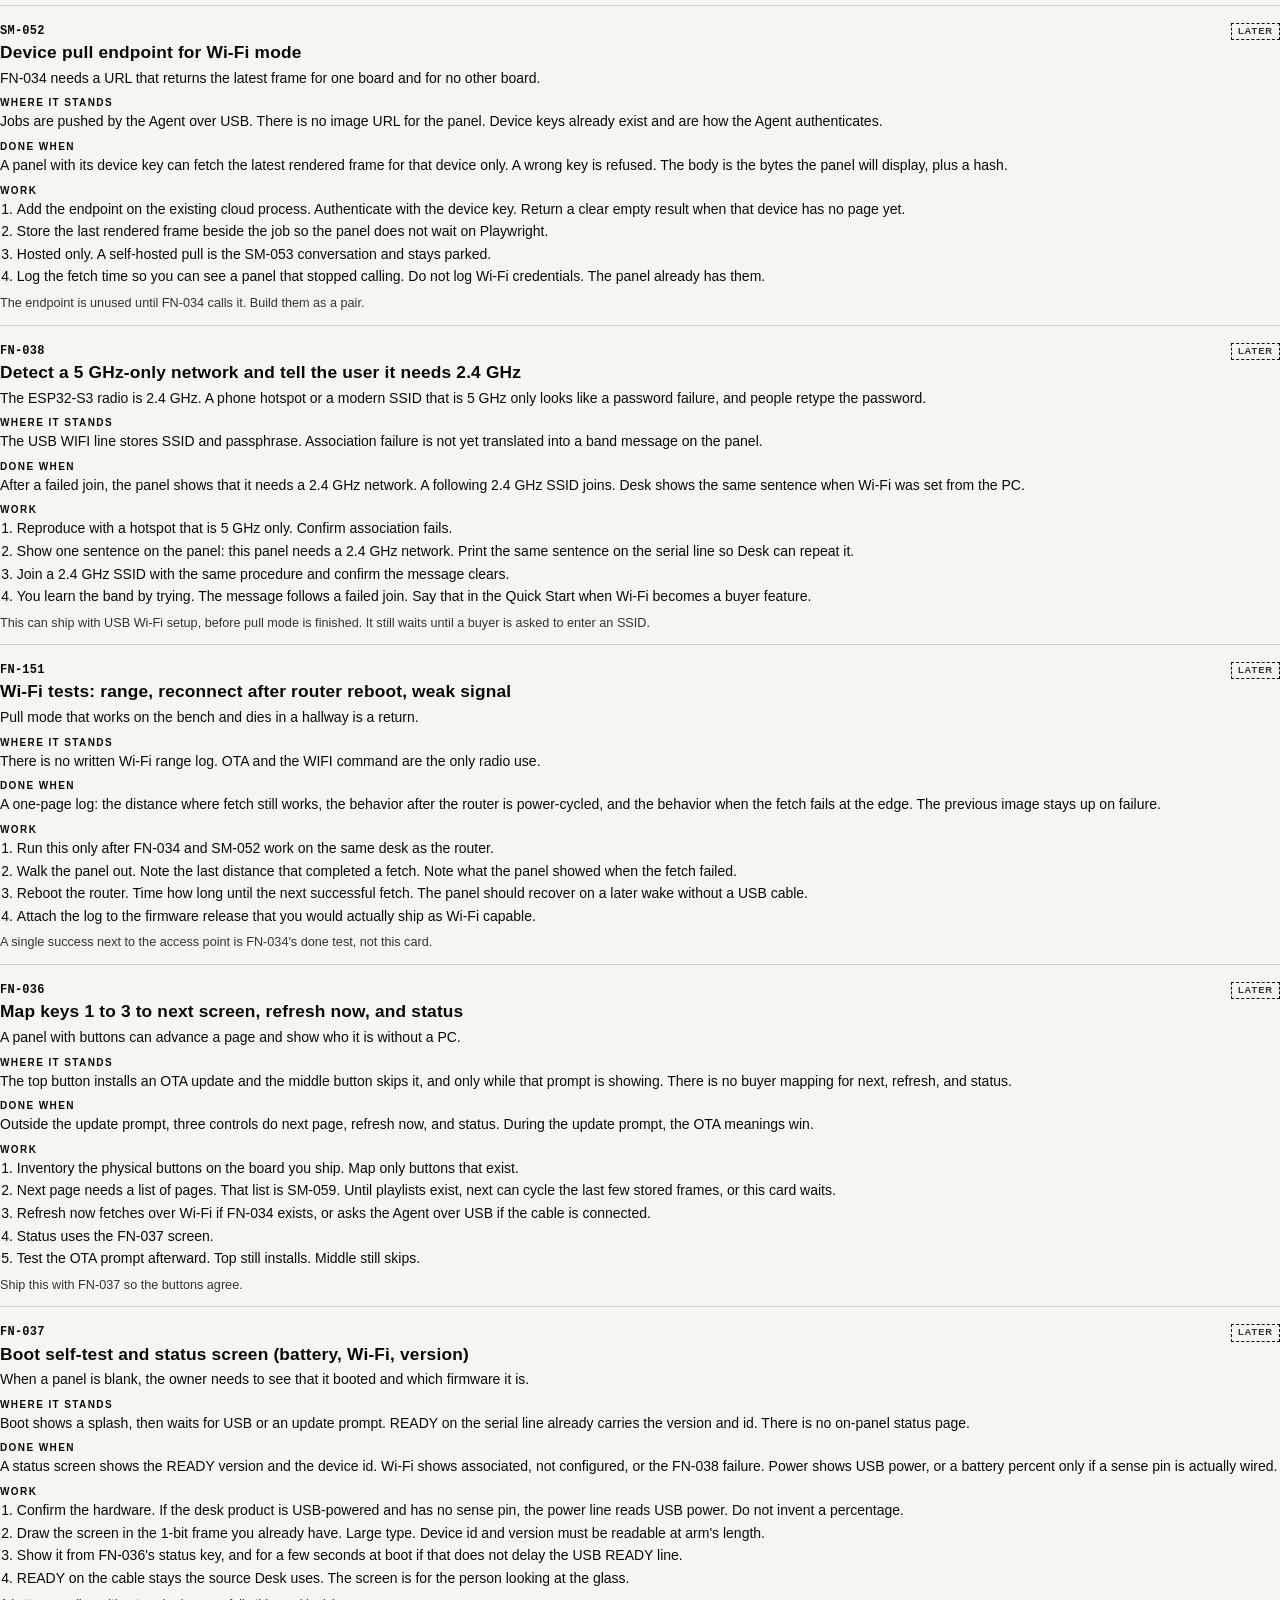
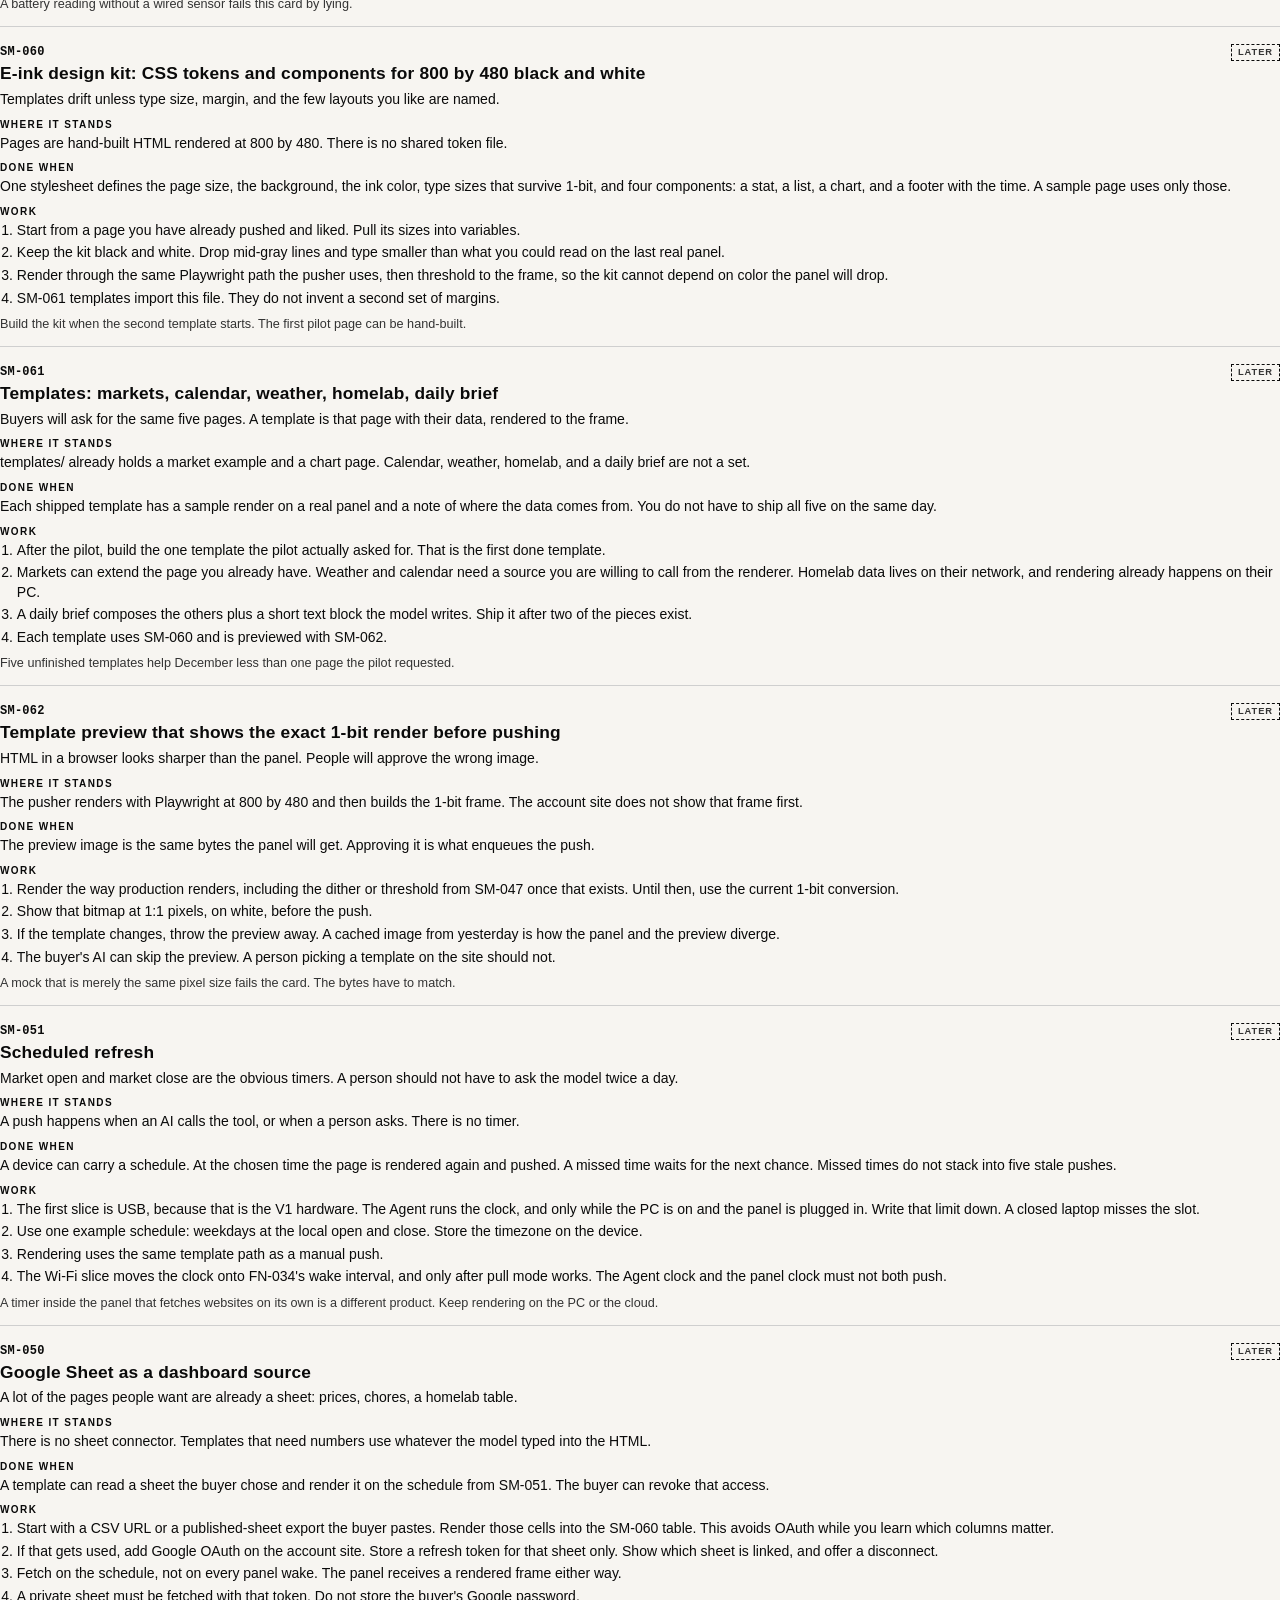
<file: docs/v1_plan_print.html>
<!DOCTYPE html>
<html lang="en">
<head>
<meta charset="utf-8">
<title>FennSill V1 Plan</title>
<style>
  @page { size: letter; margin: 0; }
  * { box-sizing: border-box; }
  html, body {
    margin: 0; padding: 0;
    color: #0a0a0a;
    background: #f7f5f1;
    font-family: "Segoe UI", "Helvetica Neue", Helvetica, Arial, sans-serif;
    font-size: 10.5pt;
    line-height: 1.4;
    -webkit-print-color-adjust: exact;
    print-color-adjust: exact;
  }
  h2 {
    font-family: "Arial Narrow", "Franklin Gothic Medium", "Segoe UI", sans-serif;
    font-size: 16pt;
    letter-spacing: 0.08em;
    text-transform: uppercase;
    border-bottom: 2.5px solid #0a0a0a;
    padding-bottom: 6px;
    margin: 0 0 10px;
    break-after: avoid;
    page-break-after: avoid;
  }
  h2.follow { margin-top: 18px; font-size: 13pt; }
  h2.section {
    break-before: page;
    page-break-before: always;
    margin-top: 0;
  }
  h3 {
    font-family: "Arial Narrow", "Franklin Gothic Medium", "Segoe UI", sans-serif;
    font-size: 13pt;
    letter-spacing: 0.01em;
    margin: 2px 0 6px;
    line-height: 1.2;
  }
  p { margin: 0 0 8px; }
  ol, ul { margin: 0 0 8px; padding-left: 1.2em; }
  li { margin: 0 0 3px; }
  ol.path { margin: 12px 0 12px; }
  ol.path li { margin: 0 0 5px; }
  section.break { break-before: page; page-break-before: always; }
  header.doc-head {
    display: grid;
    grid-template-columns: 1fr auto;
    gap: 16px;
    align-items: end;
    border-bottom: 3px solid #0a0a0a;
    padding-bottom: 12px;
    margin-bottom: 14px;
  }
  .brand {
    font-family: "Arial Narrow", "Franklin Gothic Medium", "Segoe UI", sans-serif;
    font-size: 26pt;
    font-weight: 800;
    letter-spacing: 0.16em;
    line-height: 1;
    margin: 0;
  }
  .doc-title {
    font-family: "Arial Narrow", "Franklin Gothic Medium", "Segoe UI", sans-serif;
    font-size: 13pt;
    font-weight: 700;
    letter-spacing: 0.08em;
    text-transform: uppercase;
    margin: 6px 0 0;
  }
  .meta { text-align: right; font-size: 8.5pt; color: #333; line-height: 1.45; }
  .lede { color: #222; margin-bottom: 10px; }
  .blurb { color: #333; margin: 0 0 14px; }
  .index-grid {
    display: grid;
    grid-template-columns: 1fr 1fr 1fr;
    gap: 18px;
    margin-top: 4px;
  }
  .index-col h3 {
    font-family: "Arial Narrow", "Franklin Gothic Medium", "Segoe UI", sans-serif;
    font-size: 11pt;
    letter-spacing: 0.08em;
    text-transform: uppercase;
    border-bottom: 1.5px solid #0a0a0a;
    padding-bottom: 4px;
    margin: 0 0 8px;
  }
  .count { float: right; letter-spacing: 0; font-variant-numeric: tabular-nums; }
  ol.index { list-style: none; padding: 0; margin: 0; font-size: 8.5pt; line-height: 1.35; }
  ol.index li { margin: 0 0 5px; }
  table.sheet {
    width: 100%;
    border-collapse: collapse;
    margin: 0 0 8px;
    background: #fff;
  }
  table.sheet th {
    text-align: left;
    font-size: 7.5pt;
    letter-spacing: 0.12em;
    text-transform: uppercase;
    border-bottom: 1.5px solid #0a0a0a;
    padding: 0 10px 5px 0;
    font-weight: 700;
  }
  table.sheet td {
    border-bottom: 1px solid #d5d5d5;
    padding: 6px 10px 6px 0;
    vertical-align: top;
    font-size: 9.5pt;
  }
  table.sheet td.id {
    font-family: Consolas, "Courier New", monospace;
    font-weight: 700;
    white-space: nowrap;
    width: 0.85in;
  }
  .card {
    margin: 0 0 14px;
    padding: 0 0 4px;
    border-bottom: 1px solid #cfcfcf;
    break-inside: avoid;
    page-break-inside: avoid;
  }
  .card-top {
    display: flex;
    justify-content: space-between;
    align-items: baseline;
    gap: 10px;
    margin-bottom: 1px;
  }
  .kicker { margin: 0; }
  .ident {
    font-family: Consolas, "Courier New", monospace;
    font-size: 9pt;
    font-weight: 700;
    letter-spacing: 0.02em;
  }
  .badge {
    border: 1px solid #0a0a0a;
    padding: 1px 6px;
    font-size: 7pt;
    font-weight: 700;
    letter-spacing: 0.1em;
    text-transform: uppercase;
    white-space: nowrap;
  }
  .badge.close { background: #0a0a0a; color: #fff; }
  .badge.later { border-style: dashed; color: #333; }
  .label {
    font-size: 7.5pt;
    font-weight: 700;
    letter-spacing: 0.14em;
    text-transform: uppercase;
    margin: 8px 0 2px;
  }
  .note {
    margin-top: 8px;
    font-size: 9.5pt;
    color: #333;
  }
  .end {
    margin-top: 18px;
    padding-top: 8px;
    border-top: 1.5px solid #0a0a0a;
    font-size: 8.5pt;
    color: #333;
    letter-spacing: 0.02em;
  }
</style>
</head>
<body>
<header class="doc-head">
  <div>
    <p class="brand">FENNSILL</p>
    <h1 class="doc-title">Product plan</h1>
  </div>
  <div class="meta">
    <strong>23 November 2026</strong><br>
    Product plan · Revision 1<br>
    Assignee KC<br>
    Release v0.1.27
  </div>
</header>

<p class="lede">What to check off on the FennSill board, and the plan for every card that stays open. The engineering rows are assigned to KC. The public app release named in the README is v0.1.27, 16 November 2026.</p>
<ol class="path">
  <li>Run FennsillSetup.exe once and accept the administrator prompt.</li>
  <li>Plug the panel in over USB. Desk shows the Device ID.</li>
  <li>On mcp.fennsill.com, link that id, mint a device key, and paste it into Desk.</li>
  <li>Point Claude, ChatGPT, or Cursor at https://mcp.fennsill.com/mcp with the account bearer. Leave the Device ID out of that form.</li>
  <li>Ask for a page. The Agent pulls the job and the panel refreshes.</li>
</ol>
<p>That path, on a PC you do not remote into, is V1. The access window is 30 days from the first MCP call after a real Agent heartbeat. You renew it. 31 December is for the open cards in the next section, not for grayscale, Wi-Fi, macOS, or Shopify.</p>
<p>KC owns the December rows. If SO or TW are other people, the ROLES card splits Device and Buyer path. The factory master key stays offline.</p>

<section class="break">
  <h2>Check these off</h2>
  <p class="lede">The feature is already in the firmware, the cloud, or the Windows apps. Check the card.</p>
  
<table class="sheet">
  <thead><tr><th>Id</th><th>Card</th><th>Why it is done</th></tr></thead>
  <tbody><tr><td class="id">MS-10</td><td>Make decision on infrastructure</td><td>MS-10 is checked, and the four child cards below are checked with the same sentences</td></tr><tr><td class="id">SM-145</td><td>Decide local vs hosted (or both) and write it up</td><td>The card says: V1 is hosted only</td></tr><tr><td class="id">SM-146</td><td>Decide push vs pull for content delivery</td><td>The card says: V1 is USB push via the Agent</td></tr><tr><td class="id">SM-147</td><td>Security model for hosted mode</td><td>The card quotes those four sentences, and MS-12 uses the same sentences as the engineering input to counsel</td></tr><tr><td class="id">SM-148</td><td>Pick the hosted stack</td><td>The card says: keep our cloud process and SQLite through the pilot</td></tr><tr><td class="id">MS-13</td><td>MCP structure</td><td>MS-13 and SM-049 are checked with that URL, that header, and that tool list</td></tr><tr><td class="id">SM-049</td><td>Build an MCP connector so any authorized model can push</td><td>A model other than Claude can push a page with the same URL and the same header</td></tr><tr><td class="id">FN-030</td><td>Send a READY and firmware version handshake on every USB connect</td><td>The card is checked</td></tr><tr><td class="id">FN-032</td><td>Chunked transfer with per-chunk ACK and checksum</td><td>The design card is checked</td></tr><tr><td class="id">FN-035</td><td>Over-the-air firmware updates</td><td>The mechanism card is checked</td></tr><tr><td class="id">MS-14</td><td>Domain</td><td>MS-14 is checked: the product host is https://mcp.fennsill.com</td></tr></tbody>
</table>
<h2 class="follow">Leave these unchecked</h2>
<p class="lede">The program is partway there. The card is done only when the missing piece exists.</p>
<table class="sheet">
  <thead><tr><th>Id</th><th>Card</th><th>What is still missing</th></tr></thead>
  <tbody><tr><td class="id">FN-031</td><td>Display timeout</td><td>Firmware prints the error. Desk and Factory do not show it.</td></tr><tr><td class="id">SM-142</td><td>Versioning</td><td>The publish script exists. A release note still does not pair Setup with the READY version.</td></tr><tr><td class="id">SM-143</td><td>Firmware CI</td><td>GitHub compiles the sketch. The binary is not attached to the release.</td></tr><tr><td class="id">SM-054</td><td>Factory flash</td><td>Factory can flash and lock a board. The card still wants one logged flash from the pinned build.</td></tr><tr><td class="id">SM-056</td><td>Setup</td><td>Windows Setup exists. macOS, and a clean install with no surprise firewall prompt, do not.</td></tr></tbody>
</table>

</section>
<section class="break">
  <h2>Contents</h2>
  <div class="index-grid"><div class="index-col"><h3>Check off <span class="count">11</span></h3><ol class="index"><li><span class="ident">MS-10</span> Make decision on infrastructure</li><li><span class="ident">SM-145</span> Decide local vs hosted (or both) and write it up</li><li><span class="ident">SM-146</span> Decide push vs pull for content delivery</li><li><span class="ident">SM-147</span> Security model for hosted mode</li><li><span class="ident">SM-148</span> Pick the hosted stack</li><li><span class="ident">MS-13</span> MCP structure</li><li><span class="ident">SM-049</span> Build an MCP connector so any authorized model can push</li><li><span class="ident">FN-030</span> Send a READY and firmware version handshake on every USB connect</li><li><span class="ident">FN-032</span> Chunked transfer with per-chunk ACK and checksum</li><li><span class="ident">FN-035</span> Over-the-air firmware updates</li><li><span class="ident">MS-14</span> Domain</li></ol></div><div class="index-col"><h3>Open <span class="count">17</span></h3><ol class="index"><li><span class="ident">V1D</span> Build the V1D</li><li><span class="ident">MILE</span> Fill out your milestones</li><li><span class="ident">ROLES</span> Fill out roles and responsibilities</li><li><span class="ident">MS-11</span> Dev plan</li><li><span class="ident">MS-12</span> Development compliance aspects</li><li><span class="ident">MS-15</span> Access</li><li><span class="ident">MS-16</span> Decide whether to pay for business email now</li><li><span class="ident">MK-127</span> Buy the domain for the chosen name</li><li><span class="ident">MK-129</span> Set up business email on the domain</li><li><span class="ident">FN-031</span> Timeout on the display BUSY pin and show display not detected</li><li><span class="ident">FN-157</span> Regression checklist to run before every firmware release</li><li><span class="ident">FN-152</span> USB tests across Windows and macOS machines, cables and ports</li><li><span class="ident">SM-054</span> Find the device by USB ID, free a busy port, and flash the pinned build</li><li><span class="ident">SM-056</span> One-click Windows and macOS setup with no firewall prompts</li><li><span class="ident">SM-142</span> Versioning and release process for firmware and the host app</li><li><span class="ident">SM-143</span> CI: build the firmware with arduino-cli and attach release binaries</li><li><span class="ident">OPS</span> Operator note for the pilot week</li></ol></div><div class="index-col"><h3>Later <span class="count">26</span></h3><ol class="index"><li><span class="ident">SM-048</span> Push a published Claude artifact to the device</li><li><span class="ident">FN-024</span> Test 2-bit grayscale and partial refresh on the UC8179</li><li><span class="ident">SM-047</span> Add dithering presets and a 2-bit grayscale output option</li><li><span class="ident">FN-034</span> Wi-Fi pull mode: wake, fetch the latest image, deep sleep</li><li><span class="ident">SM-052</span> Device pull endpoint for Wi-Fi mode</li><li><span class="ident">FN-038</span> Detect a 5 GHz-only network and tell the user it needs 2.4 GHz</li><li><span class="ident">FN-151</span> Wi-Fi tests: range, reconnect after router reboot, weak signal</li><li><span class="ident">FN-036</span> Map keys 1 to 3 to next screen, refresh now, and status</li><li><span class="ident">FN-037</span> Boot self-test and status screen (battery, Wi-Fi, version)</li><li><span class="ident">SM-060</span> E-ink design kit: CSS tokens and components for 800 by 480 black and white</li><li><span class="ident">SM-061</span> Templates: markets, calendar, weather, homelab, daily brief</li><li><span class="ident">SM-062</span> Template preview that shows the exact 1-bit render before pushing</li><li><span class="ident">SM-051</span> Scheduled refresh</li><li><span class="ident">SM-050</span> Google Sheet as a dashboard source</li><li><span class="ident">SM-059</span> Support several devices per user with playlists</li><li><span class="ident">SM-053</span> No-account local mode: desktop helper that uses the buyer&#x27;s own Claude</li><li><span class="ident">SM-055</span> Recover a device stuck in the bootloader automatically</li><li><span class="ident">SM-057</span> Guided repair flow built from TROUBLESHOOTING.md</li><li><span class="ident">SM-139</span> Create a GitHub organization and repos for firmware, host app, and templates</li><li><span class="ident">SM-140</span> Move the trmnl_usb firmware into the firmware repo with a README</li><li><span class="ident">SM-144</span> GitHub Project board for engineering work</li><li><span class="ident">SM-143b</span> GitHub issue templates that match the repair log</li><li><span class="ident">SM-063</span> Choose the store platform (Shopify) and connect the domain</li><li><span class="ident">SM-065</span> Set up Shopify: theme, product pages, preorder or waitlist, checkout</li><li><span class="ident">SM-075</span> Analytics: GA4, Meta pixel, and Shopify analytics</li><li><span class="ident">MAC</span> macOS installer and USB tests</li></ol></div></div>
</section>
<h2 class="section">Weekly cards</h2>
<p class="blurb">The weekly list. V1 is the pilot. Milestones and roles stay open until the board matches this document.</p>

<article class="card pilot">
  <div class="card-top">
    <p class="kicker"><span class="ident">V1D</span></p>
    <span class="badge pilot">Open</span>
  </div>
  <h3>Build the V1D</h3>
  <p>V1 is the first panel you can hand to someone who does not have this repo open. The software train is already at 0.1.27 (16 November 2026): Windows Setup, Desk, the Agent service, Factory, and the hosted MCP at https://mcp.fennsill.com/mcp. Building V1 means that path works on a PC you do not remote into.</p>
  <p class="label">Where it stands</p>
  <p>A buyer is supposed to run FennsillSetup.exe once as Admin, plug the panel in over USB, sign up, link the Device ID, paste the device key into Desk, and add the MCP URL plus an Authorization: Bearer header in Claude, ChatGPT, or Cursor. The Agent pulls the job and pushes an 800 by 480 frame. Access runs 30 days from the first MCP call after a real Agent heartbeat. You renew it. The buyer cannot.</p>
  <p class="label">Done when</p>
  <p>One person outside the build follows only the Quick Start, gets a page on the panel, and keeps doing that for a week without you on their machine. The release that survived that week is named 1.0. Until then, ship 0.1.x.</p>
  <p class="label">Work</p>
  <ol><li>Freeze the buyer steps above. New product ideas go to the After the pilot section of this document.</li><li>Install the GitHub release of Setup on a Windows PC that did not build FennSill. Plug in a factory-flashed panel. Create an account, link the Device ID, paste the key.</li><li>Push one page from Claude and one from ChatGPT, same panel, same account header.</li><li>Write the one-page operator note: how you renew or revoke a month, how you publish a signed firmware manifest, and the four checks when a push sits (Agent service running, USB connected, access window open, device key pasted).</li><li>Hand the Quick Start and a panel to one outsider. Collect every failure for a week. Those failures are the only V1 bug list.</li><li>Tag 1.0 only after that week.</li></ol>
  <p class="note">Shopify, Wi-Fi pull, grayscale, macOS, and templates are later cards, not steps on this one.</p>
</article>

<article class="card pilot">
  <div class="card-top">
    <p class="kicker"><span class="ident">MILE</span></p>
    <span class="badge pilot">Open</span>
  </div>
  <h3>Fill out your milestones</h3>
  <p>The weekly board asked for milestones, and the Dec 31 list had a date on every row. A date is not a milestone.</p>
  <p class="label">Where it stands</p>
  <p>Every engineering row is assigned to KC and due 31 December 2026. The on-time figure on the weekly view was 81 percent against a 90 percent goal, with the same planning cards copied and overdue.</p>
  <p class="label">Done when</p>
  <p>The board has three dates, and each card sits under one of them. This PDF is the write-up.</p>
  <p class="label">Work</p>
  <ol><li>Close the cards in the Close these decisions section. Paste the decision sentence from each card onto the ticket, then check it off.</li><li>Leave a 31 December date only on the Finish before the pilot cards.</li><li>Move every After the pilot card onto a milestone named After the first pilot week. Give that milestone no December date.</li><li>Treat 31 December as: decisions written down, mailbox decided, and a Windows USB proof on a clean PC. The outsider&#x27;s week can fall in January if they are not lined up yet.</li></ol>
  <p class="note">Clearing duplicate copies of this card does not move the pilot.</p>
</article>

<article class="card pilot">
  <div class="card-top">
    <p class="kicker"><span class="ident">ROLES</span></p>
    <span class="badge pilot">Open</span>
  </div>
  <h3>Fill out roles and responsibilities</h3>
  <p>The Dec 31 board has one assignee on every row: KC. The earlier weekly list also showed initials SO and TW on the duplicate planning cards.</p>
  <p class="label">Where it stands</p>
  <p>One person is sequencing firmware, cloud, factory, the store, and email. Two extra initials appear only on the weekly duplicates.</p>
  <p class="label">Done when</p>
  <p>You can point at one owner for the December work. If SO or TW is another person, they have one seat each and a written boundary.</p>
  <p class="label">Work</p>
  <ol><li>If KC is the only person building this, say so on the card and stop splitting seats. The job is the order in this PDF: close decisions, write compliance and access, prove USB, then the pilot.</li><li>If SO or TW is someone else, give one of them Device and the other Buyer path.</li><li>Device owns Factory, the permanent serial, the device key, firmware, the display-not-detected message, and the regression checklist.</li><li>Buyer path owns the account site, the MCP header, Setup, the Agent, the Quick Start, releases, the support mailbox, and holding Shopify, Wi-Fi, and local mode until after the pilot.</li><li>Either way, neither person ships 1.0 while the privacy link is still missing.</li></ol>
  <p class="note">The factory master key stays offline. It is not a shared login.</p>
</article>
<h2 class="section">Close these decisions</h2>
<p class="blurb">These are already in the firmware, the cloud, or the Windows apps. Check the card and paste the decision.</p>

<article class="card close">
  <div class="card-top">
    <p class="kicker"><span class="ident">MS-10</span></p>
    <span class="badge close">Check off</span>
  </div>
  <h3>Make decision on infrastructure</h3>
  <p>This milestone is the parent of the local-versus-hosted, push-versus-pull, security, and stack cards. It stays open while those sentences are still unspoken on the board.</p>
  <p class="label">Where it stands</p>
  <p>The running design is hosted. Buyers install a Windows agent that talks USB. Their AI calls https://mcp.fennsill.com/mcp. docs/SHIPPING.md says not to ship FennsillHost.exe. fennsill-host and panel-preview are marked deprecated. Cloud storage is SQLite in the cloud process.</p>
  <p class="label">Done when</p>
  <p>MS-10 is checked, and the four child cards below are checked with the same sentences.</p>
  <p class="label">Work</p>
  <ol><li>Write this on the card: Buyers use FennSill-hosted MCP. The PC agent pulls jobs and pushes frames over USB. Wi-Fi pull is a later mode. The server is our cloud process with SQLite. One repo through 1.0.</li><li>Check SM-145, SM-146, SM-147, and SM-148 with the text from their cards.</li><li>Leave SM-139 (split the GitHub repos) on the After the pilot milestone.</li></ol>
  <p class="note">Revisit hosting when a second operator cannot run the current process, or when a buyer you want to keep refuses an account.</p>
</article>

<article class="card close">
  <div class="card-top">
    <p class="kicker"><span class="ident">SM-145</span></p>
    <span class="badge close">Check off</span>
  </div>
  <h3>Decide local vs hosted (or both) and write it up</h3>
  <p>The product had a local host in the tree and a hosted server in cloud/. Shipping both makes every support reply ambiguous.</p>
  <p class="label">Where it stands</p>
  <p>Hosted is what Setup, Desk, and Factory already tell a buyer to use. The local host app is deprecated in the tree.</p>
  <p class="label">Done when</p>
  <p>The card says: V1 is hosted only. A local no-account mode is SM-053 and stays parked.</p>
  <p class="label">Work</p>
  <ol><li>Paste the decision: FennSill hosts MCP. The buyer runs Setup, Desk, and the Agent. The buyer does not run a server and does not open a port.</li><li>Confirm the release you hand a pilot does not include FennsillHost.exe.</li><li>Point SM-053 at the reopen rule on that card.</li></ol>
  <p class="note">Running both modes at once is how the board grew a second copy of every delivery ticket.</p>
</article>

<article class="card close">
  <div class="card-top">
    <p class="kicker"><span class="ident">SM-146</span></p>
    <span class="badge close">Check off</span>
  </div>
  <h3>Decide push vs pull for content delivery</h3>
  <p>USB push and Wi-Fi pull solve different rooms. The board treats them as one argument, so neither has a finish line.</p>
  <p class="label">Where it stands</p>
  <p>V1 delivery is USB. The Agent polls the cloud and writes 1024-byte chunks to the panel. Each chunk has a CRC-32. The panel answers ACK or NAK. The full frame is 48,000 bytes, which is 800 by 480 at 1 bit. That protocol is firmware/usb_protocol.py and firmware/fennsill/fennsill.ino.</p>
  <p class="label">Done when</p>
  <p>The card says: V1 is USB push via the Agent. Wi-Fi pull is FN-034 plus SM-052, after the pilot.</p>
  <p class="label">Work</p>
  <ol><li>Paste that sentence on SM-146.</li><li>Move FN-034, FN-038, FN-151, and SM-052 to After the first pilot week.</li><li>Keep the chunk, ACK, and checksum proof on FN-157. The packet format is already built.</li></ol>
  <p class="note">A panel in another room, off USB, is a real product. It is the product after someone has used the USB one.</p>
</article>

<article class="card close">
  <div class="card-top">
    <p class="kicker"><span class="ident">SM-147</span></p>
    <span class="badge close">Check off</span>
  </div>
  <h3>Security model for hosted mode</h3>
  <p>Device keys, account auth, and what you store are the questions a privacy policy and a stolen-laptop story both ask.</p>
  <p class="label">Where it stands</p>
  <p>The panel id identifies the board and is not a secret. The device key is the secret and only works for that id. The MCP bearer is the account secret. Cloud stores the account, the device link, and jobs. Wi-Fi passwords are written over USB into panel flash and are refused by the cloud. A buyer cannot extend their own 30 days. This is written in cloud/README.md and docs/Fennsill-Cloud-Server-Brief.md.</p>
  <p class="label">Done when</p>
  <p>The card quotes those four sentences, and MS-12 uses the same sentences as the engineering input to counsel.</p>
  <p class="label">Work</p>
  <ol><li>Paste the four sentences onto SM-147 and check it.</li><li>Copy them into the MS-12 brief so the policy and the server describe one product.</li><li>Keep the factory master key out of the cloud host and out of any shared password entry that also holds the MCP admin login.</li></ol>
  <p class="note">Adding set_wifi to the MCP tool list breaks this card. Wi-Fi stays on the USB line.</p>
</article>

<article class="card close">
  <div class="card-top">
    <p class="kicker"><span class="ident">SM-148</span></p>
    <span class="badge close">Check off</span>
  </div>
  <h3>Pick the hosted stack</h3>
  <p>The card offers a build-our-own server or a fork of a bring-your-own-server project such as LaraPaper. The tree already chose.</p>
  <p class="label">Where it stands</p>
  <p>cloud/ is the server. One process serves the account site and /mcp. The database is SQLite. SQL Server is unused. account-web/ is a spare copy of the site, and the live UI is the one inside cloud/.</p>
  <p class="label">Done when</p>
  <p>The card says: keep our cloud process and SQLite through the pilot. LaraPaper is not the V1 server.</p>
  <p class="label">Work</p>
  <ol><li>Paste that decision and check the card.</li><li>Point operators at cloud/README.md for how the container runs and how a buyer signs up.</li><li>Leave a SQL Server move off the board until a backup or a second host gives you a reason.</li></ol>
  <p class="note">A fork would throw away the device-key and access-window work already in cloud/store.py.</p>
</article>

<article class="card close">
  <div class="card-top">
    <p class="kicker"><span class="ident">MS-13</span></p>
    <span class="badge close">Check off</span>
  </div>
  <h3>MCP structure</h3>
  <p>Clients need one URL, one header, and a short tool list. Extra tools become support load and a larger security surface.</p>
  <p class="label">Where it stands</p>
  <p>The URL buyers use is https://mcp.fennsill.com/mcp. The header is Authorization: Bearer, copied from the account site. Device ID is entered on the account site when they link a panel. It is not a field in the MCP form. The allowlist in docs/SHIPPING.md is list panels, push a page, and live update.</p>
  <p class="label">Done when</p>
  <p>MS-13 and SM-049 are checked with that URL, that header, and that tool list.</p>
  <p class="label">Work</p>
  <ol><li>Paste the URL, the header rule, and the tool list on MS-13.</li><li>Check SM-049 with a pointer to the same text.</li><li>When a new tool is proposed, add it to the After the pilot list first. The pilot uses the allowlist as it stands.</li></ol>
  <p class="note">ChatGPT and Claude custom connectors both follow this shape. A connector that asks for the Device ID in the MCP form is the wrong form.</p>
</article>

<article class="card close">
  <div class="card-top">
    <p class="kicker"><span class="ident">SM-049</span></p>
    <span class="badge close">Check off</span>
  </div>
  <h3>Build an MCP connector so any authorized model can push</h3>
  <p>The card is the build item under MS-13. The connector is the hosted server, not a separate plugin per model.</p>
  <p class="label">Where it stands</p>
  <p>cloud/main.py serves /mcp. Desk and Factory tell the buyer to use mcp.fennsill.com. Any client that can call a custom MCP server with a bearer header is in scope. Cursor is already one of those clients.</p>
  <p class="label">Done when</p>
  <p>A model other than Claude can push a page with the same URL and the same header. The clean-PC test on the V1D card is the proof.</p>
  <p class="label">Work</p>
  <ol><li>Check SM-049 as built, and point the proof at the V1D clean-PC test.</li><li>Write the buyer instructions once, in the Quick Start: URL, Authorization header, empty bearer-env field, no Device ID in the form.</li><li>Leave SM-048 parked. The model sends HTML through push. It does not hand you a signed-in Claude page.</li></ol>
  <p class="note">A per-vendor OAuth app is a later convenience. Custom MCP is the V1 contract.</p>
</article>

<article class="card close">
  <div class="card-top">
    <p class="kicker"><span class="ident">FN-030</span></p>
    <span class="badge close">Check off</span>
  </div>
  <h3>Send a READY and firmware version handshake on every USB connect</h3>
  <p>Desk has to know which board it is talking to, and which firmware, before it pushes a frame.</p>
  <p class="label">Where it stands</p>
  <p>On connect the panel sends READY, a version, id=, and serial=. HELLO and READY? ask for that line again. The host matcher is firmware/panel_ports.py. The firmware print is in firmware/fennsill/fennsill.ino. docs/DEVICE.md describes the same line.</p>
  <p class="label">Done when</p>
  <p>The card is checked. A missing READY line is a failure on FN-157, not a new protocol.</p>
  <p class="label">Work</p>
  <ol><li>Check FN-030.</li><li>Add one line to the FN-157 checklist: plug in, expect READY with a version and an FS id within a few seconds. Unplug and plug again, expect it again.</li><li>If a board answers a different READY shape, treat it as the old firmware and reflash from Factory. Keep the parser on the line you ship.</li></ol>
  <p class="note">Windows COM serial numbers are not the product serial. The product serial is the one Factory locked.</p>
</article>

<article class="card close">
  <div class="card-top">
    <p class="kicker"><span class="ident">FN-032</span></p>
    <span class="badge close">Check off</span>
  </div>
  <h3>Chunked transfer with per-chunk ACK and checksum</h3>
  <p>A full frame has to survive a noisy cable. The card is the reliability of the USB push.</p>
  <p class="label">Where it stands</p>
  <p>The host sends magic AFC1, then 1024-byte chunks, each with a CRC-32. The panel answers ACK with the chunk index, or NAK. A show packet, magic AFS1, carries the CRC of the whole 48,000-byte frame. This is firmware/usb_protocol.py and the matching reader in the sketch.</p>
  <p class="label">Done when</p>
  <p>The design card is checked. FN-157 includes one bad-chunk proof: a corrupted chunk is NAKed, the retry lands, and the panel shows the frame.</p>
  <p class="label">Work</p>
  <ol><li>Check FN-032 as the protocol you ship.</li><li>Put the bad-chunk retry on the FN-157 checklist.</li><li>Leave frame size alone until FN-024 says 2-bit is worth a larger buffer.</li></ol>
  <p class="note">Wi-Fi image download is a different transport. It does not replace this USB format for V1.</p>
</article>

<article class="card close">
  <div class="card-top">
    <p class="kicker"><span class="ident">FN-035</span></p>
    <span class="badge close">Check off</span>
  </div>
  <h3>Over-the-air firmware updates</h3>
  <p>You need a way to fix a panel that already left the bench, without asking the owner to run Factory.</p>
  <p class="label">Where it stands</p>
  <p>If Wi-Fi is saved, boot can fetch an HTTPS manifest. The signature is an HMAC over version and sha256. The binary URL has to be https, and the download hash has to match. The panel shows an update prompt. The top button installs. The middle button skips. Serial errors are ERR bad signature and the ota url, http, begin, write, sha, and end failures. Buyers are not given a tool that publishes manifests.</p>
  <p class="label">Done when</p>
  <p>The mechanism card is checked. The operator note on the OPS card says how you publish a manifest, and that the panel needs saved Wi-Fi for OTA to run.</p>
  <p class="label">Work</p>
  <ol><li>Check FN-035 as the updater you have.</li><li>Write the publish steps into the operator note: sign version plus sha256, host the binary on https, point the manifest URL, confirm the panel shows the prompt.</li><li>Keep OTA off the V1 buyer Quick Start until a pilot panel has actually installed one signed build. USB reflash from Factory remains the recovery path.</li></ol>
  <p class="note">A buyer-facing channel that publishes firmware would undo the operator-only rule in the cloud brief.</p>
</article>

<article class="card close">
  <div class="card-top">
    <p class="kicker"><span class="ident">MS-14</span></p>
    <span class="badge close">Check off</span>
  </div>
  <h3>Domain</h3>
  <p>The software, Desk, and Factory all tell buyers to open mcp.fennsill.com. A second name would split accounts.</p>
  <p class="label">Where it stands</p>
  <p>mcp.fennsill.com resolves and sits on Cloudflare addresses. A lookup for the apex name fennsill.com returned no address record from this network on 23 November 2026. The product host name is already chosen.</p>
  <p class="label">Done when</p>
  <p>MS-14 is checked: the product host is https://mcp.fennsill.com. MK-127 is the registrar confirmation, not a naming workshop.</p>
  <p class="label">Work</p>
  <ol><li>Check MS-14 with that host name.</li><li>On MK-127, confirm the registrar login is yours, auto-renew is on, and the Cloudflare zone is the one serving mcp.fennsill.com.</li><li>Leave the apex without a storefront until SM-063. Point the apex at the store only when the store exists.</li></ol>
  <p class="note">Print the same host in the Quick Start that Desk already shows.</p>
</article>
<h2 class="section">Finish before the pilot</h2>
<p class="blurb">Still required before anyone outside the build uses a panel. 31 December belongs to this list.</p>

<article class="card pilot">
  <div class="card-top">
    <p class="kicker"><span class="ident">MS-11</span></p>
    <span class="badge pilot">Open</span>
  </div>
  <h3>Dev plan</h3>
  <p>MS-11 is the milestone that asked for this document. The board cannot stay a flat list due on one day.</p>
  <p class="label">Where it stands</p>
  <p>The decisions, the pilot gate, and the later work are mixed on one December date, all assigned to KC.</p>
  <p class="label">Done when</p>
  <p>This PDF is the dev plan. MS-11 is checked, and the board dates match the three sections.</p>
  <p class="label">Work</p>
  <ol><li>Read the Close, Before the pilot, and After the pilot sections once and mark anything you reject.</li><li>Apply the board edits in the last section of this PDF.</li><li>Check MS-11. Further planning edits land as notes on the rejected cards, not as a second empty Dev plan ticket.</li></ol>
  <p class="note">The weekly milestone card MILE is the same job. Check both when the board matches this PDF.</p>
</article>

<article class="card pilot">
  <div class="card-top">
    <p class="kicker"><span class="ident">MS-12</span></p>
    <span class="badge pilot">Open</span>
  </div>
  <h3>Development compliance aspects</h3>
  <p>You are about to hand a device to someone else and store their account. The shipping checklist already stops the release on a privacy policy and an EULA.</p>
  <p class="label">Where it stands</p>
  <p>docs/SHIPPING.md lists the facts and says counsel reviews them before a public sale. There is no policy URL in Setup or the README yet. This card is the engineering brief counsel needs, plus the links once counsel has words you can publish.</p>
  <p class="label">Done when</p>
  <p>Setup and the README link to a counsel-reviewed privacy policy and EULA. The policy matches what the server actually stores.</p>
  <p class="label">Work</p>
  <ol><li>Send counsel this inventory, labeled as engineering notes: account email and password hash; device id, label, and device key; job records for pages pushed; agent heartbeats and the access-window clock; support mail once MK-129 exists.</li><li>State the exclusions in the same note. Wi-Fi passwords stay in panel flash and are refused by the cloud. Page HTML is rendered on the buyer PC. The AI vendor sees the prompt and the HTML under that vendor&#x27;s terms. FennSill does not receive the buyer&#x27;s AI login.</li><li>Say who operates the host, where a buyer emails you, and that access is a period you turn on and off.</li><li>Ask counsel for a privacy policy and an EULA you are allowed to link. Put those URLs in Setup and in the README. docs/SHIPPING.md already names those two places.</li><li>Read the published policy against SM-147 once more before the pilot. If the policy promises something the server does not do, change the policy or the server before anyone signs up.</li></ol>
  <p class="note">This PDF is not the policy. Publish counsel&#x27;s text.</p>
</article>

<article class="card pilot">
  <div class="card-top">
    <p class="kicker"><span class="ident">MS-15</span></p>
    <span class="badge pilot">Open</span>
  </div>
  <h3>Access</h3>
  <p>A single-person project still has a bus factor. The pilot stalls if the login that can renew a buyer, or the one that can flash, is locked behind a laptop you do not have.</p>
  <p class="label">Where it stands</p>
  <p>The board does not list the systems. From the repo and the live host, the set is at least: GitHub (KCarino18/Fennsill), the Cloudflare account in front of mcp.fennsill.com, the machine or container that runs the cloud process, the domain registrar, and the offline factory master key.</p>
  <p class="label">Done when</p>
  <p>One page lists each system, who can log in, how the second factor works, and what you do if that person is unavailable. The factory master key is named on the page and stored offline, not pasted into the page.</p>
  <p class="label">Work</p>
  <ol><li>Make a row for GitHub, Cloudflare, the cloud host, the registrar, the mailbox from MK-129, and Factory.</li><li>For each row write the login name, where the second factor lives, and the backup. A printed backup code in a known drawer is enough.</li><li>Write the one action each system is for: push a release, edit DNS, renew a buyer or read a failed job, renew the domain, read support mail, flash a board.</li><li>Confirm you can still sign in to each one this month. A login you have not used since the last laptop is a broken row.</li><li>Leave Shopify off this page until SM-063 starts. Add it then.</li></ol>
  <p class="note">Do not put the factory master key, device keys, or bearer tokens on the access page.</p>
</article>

<article class="card pilot">
  <div class="card-top">
    <p class="kicker"><span class="ident">MS-16</span></p>
    <span class="badge pilot">Open</span>
  </div>
  <h3>Decide whether to pay for business email now</h3>
  <p>The first buyer will reply to whatever address is on the Quick Start. A personal mailbox mixes that thread with everything else and disappears when you change laptops.</p>
  <p class="label">Where it stands</p>
  <p>MK-129 is the setup card. MS-16 is the yes or no. The product host name is already on a fennsill.com subdomain. There is no support address in the Quick Start today. The Quick Start points at the GitHub releases page.</p>
  <p class="label">Done when</p>
  <p>You decide yes, and you pay for one mailbox on the domain before the pilot. The address is the one printed in the Quick Start.</p>
  <p class="label">Work</p>
  <ol><li>Decide yes for a single mailbox. The pilot is the reason. A full suite of seats can wait.</li><li>Pick the host. Google Workspace, or a mailbox at the registrar or at Cloudflare, are the usual choices. Pick the one you will actually check on your phone.</li><li>Use support@ or hello@. One of those, until you have a reason to split sales and help.</li><li>Hand the setup steps to MK-129.</li><li>Put the address on the Quick Start and on the GitHub release that the pilot downloads.</li></ol>
  <p class="note">Firmware does not wait on the mailbox. The pilot&#x27;s first week does.</p>
</article>

<article class="card pilot">
  <div class="card-top">
    <p class="kicker"><span class="ident">MK-127</span></p>
    <span class="badge pilot">Open</span>
  </div>
  <h3>Buy the domain for the chosen name</h3>
  <p>The host name is already in the binaries. Losing the registration would take the account site and MCP down together.</p>
  <p class="label">Where it stands</p>
  <p>mcp.fennsill.com answers on Cloudflare. The apex name did not return an address record from this network on 23 November 2026. The name is in use, and the bare domain is not a website yet.</p>
  <p class="label">Done when</p>
  <p>You are in the registrar account, auto-renew is on, the registrant email is one you read, and the Cloudflare zone serving mcp is the zone you administer. The lock on that registrar is covered by MS-15.</p>
  <p class="label">Work</p>
  <ol><li>Open the registrar and confirm the domain is yours and the expiration is more than a quarter away. Turn on auto-renew.</li><li>Confirm the nameservers are the Cloudflare account you control.</li><li>Leave the apex without an address record until the store from SM-063 exists. A parked page is optional. A second product name is not required.</li><li>Check the card once those three are true.</li></ol>
  <p class="note">If the registrar login is missing, that is an MS-15 failure, and it is urgent because the subdomain is already how buyers are told to sign in.</p>
</article>

<article class="card pilot">
  <div class="card-top">
    <p class="kicker"><span class="ident">MK-129</span></p>
    <span class="badge pilot">Open</span>
  </div>
  <h3>Set up business email on the domain</h3>
  <p>MS-16 chooses to pay. This card is the mailbox existing and being watched.</p>
  <p class="label">Where it stands</p>
  <p>No support address is wired through the product. GitHub is the help link in the current Quick Start.</p>
  <p class="label">Done when</p>
  <p>Mail to the chosen address arrives, you can reply from it, and the Quick Start plus the pilot&#x27;s release page show it.</p>
  <p class="label">Work</p>
  <ol><li>After MS-16 picks the host, add the DNS records they give you. Do that in the same Cloudflare zone that serves mcp.fennsill.com.</li><li>Create the one mailbox. Sign it in on the phone you actually have with you.</li><li>Send a message from another account and reply. Check the spam folder on the far side once.</li><li>Replace the Quick Start help line with that address. Rebuild the Quick Start PDF the installer copies, and put the same address on the GitHub release.</li><li>During the pilot week, read it daily.</li></ol>
  <p class="note">Aliases and a second seat wait until a second person is on the roles card.</p>
</article>

<article class="card pilot">
  <div class="card-top">
    <p class="kicker"><span class="ident">FN-031</span></p>
    <span class="badge pilot">Open</span>
  </div>
  <h3>Timeout on the display BUSY pin and show display not detected</h3>
  <p>The UC8179 holds BUSY high while it refreshes. If the panel is missing or wedged, a waiter with no timeout hangs the USB session.</p>
  <p class="label">Where it stands</p>
  <p>Firmware waits up to 15 seconds (BUSY_TIMEOUT_MS) and then prints ERR display not detected. The same sentence exists in firmware/usb_protocol.py. A search of the Desk and Factory C# sources does not show that sentence. The person at the PC can still see a generic failure.</p>
  <p class="label">Done when</p>
  <p>When the display never releases BUSY, Desk and Factory show display not detected, and the USB port is usable again for a later push.</p>
  <p class="label">Work</p>
  <ol><li>Reproduce it on the bench: disconnect the display ribbon, or force the timeout path, and confirm the serial line is ERR display not detected.</li><li>Surface that line in Factory&#x27;s log. Factory is who flashes and who will see a dead panel first.</li><li>Surface the same line in Desk when a push fails for that reason, next to the existing cloud and USB status.</li><li>Add the case to FN-157: ribbon unplugged or panel absent, expect the sentence within about 15 seconds, then a later good push still works.</li></ol>
  <p class="note">The timeout itself is in the sketch. This card is the person seeing it.</p>
</article>

<article class="card pilot">
  <div class="card-top">
    <p class="kicker"><span class="ident">FN-157</span></p>
    <span class="badge pilot">Open</span>
  </div>
  <h3>Regression checklist to run before every firmware release</h3>
  <p>OTA and Factory will put a binary on a board a buyer already has. The checklist is what you run before that binary is the pinned one.</p>
  <p class="label">Where it stands</p>
  <p>There is a firmware CI compile. There is no written checklist in the repo that a person runs against a real panel.</p>
  <p class="label">Done when</p>
  <p>A short checklist lives next to the firmware, and the last release you flashed has the checklist filled in with pass or fail and the firmware version.</p>
  <p class="label">Work</p>
  <ol><li>Write the list so it fits on one screen: plug in and read READY with version and FS id; push one full 1-bit frame and watch it appear; unplug the display path and expect ERR display not detected within about 15 seconds; confirm a bad chunk is NAKed and the retry completes; confirm a reflash is still possible after those failures.</li><li>Run it on the board you are about to call pinned. Record version, date, and cable.</li><li>Put the filled checklist in the release notes for that firmware. A compile that passed CI is not a substitute for the panel lighting up.</li><li>Run the list again after any change under firmware/fennsill/.</li></ol>
  <p class="note">Wi-Fi range and 2-bit photos are not on this list. They have their own cards after the pilot.</p>
</article>

<article class="card pilot">
  <div class="card-top">
    <p class="kicker"><span class="ident">FN-152</span></p>
    <span class="badge pilot">Open</span>
  </div>
  <h3>USB tests across Windows and macOS machines, cables and ports</h3>
  <p>Panels fail in the field because of cables and ports more often than because of the protocol. The card covers two operating systems. Only Windows is a V1 installer.</p>
  <p class="label">Where it stands</p>
  <p>Setup is FennsillSetup.exe. The host stack is Windows services, COM ports, and a bundled runtime. There is no macOS installer in the tree.</p>
  <p class="label">Done when</p>
  <p>On Windows, two cables and two ports are written down, including one cable that does not carry data. macOS moves to the MAC card in After the pilot.</p>
  <p class="label">Work</p>
  <ol><li>On a Windows PC that did not compile the firmware, install the release. Use the cable you ship, a second data cable, and a charge-only cable.</li><li>Charge-only must fail as no READY, with Desk saying the panel was not found. It must not hang.</li><li>Try a rear port and a front port, or a hub and a direct port. Record which ones enumerated and which ones dropped mid-push.</li><li>Unplug during a push. Plug back in. The next push works without reinstalling Setup.</li><li>Write the macOS rows onto the MAC card. Check the Windows half of FN-152 now.</li></ol>
  <p class="note">A green result on the dev machine is not this card.</p>
</article>

<article class="card pilot">
  <div class="card-top">
    <p class="kicker"><span class="ident">SM-054</span></p>
    <span class="badge pilot">Open</span>
  </div>
  <h3>Find the device by USB ID, free a busy port, and flash the pinned build</h3>
  <p>Every panel that ships is flashed on your bench. The card is Factory&#x27;s daily path, including the failure where another program already holds the COM port.</p>
  <p class="label">Where it stands</p>
  <p>Factory flashes the XIAO ESP32-S3 image, locks a write-once serial of the form FS-YYMM-NNNNNN, and locks the device key. Prebuilt binaries live under factory/prebuilt/. CI compiles into that folder as an Actions artifact. Busy-port detection exists in firmware/panel_ports.py.</p>
  <p class="label">Done when</p>
  <p>One board that is not your everyday dev board is flashed from the pinned build. Serial and key survive a second Factory run. A port held open by another program is reported as busy, and Factory does not skip to a different board.</p>
  <p class="label">Work</p>
  <ol><li>Pick the exact binary you call pinned. Prefer the CI artifact for that commit over a local compile. Record the commit on the card.</li><li>Flash one board. Confirm READY shows the new version, and Factory shows the device id and serial.</li><li>Run Factory again. It must refuse to rewrite the serial and the device key.</li><li>Open the COM port in another program. Factory should say the port is busy and stop. Close the other program and confirm a status read still works.</li><li>Check the card after that log exists. Day-to-day flashing you already do counts if you write down the date and the binary.</li></ol>
  <p class="note">Buyers do not run this. Recovery of a buyer&#x27;s board is still you, with Factory, until SM-055.</p>
</article>

<article class="card pilot">
  <div class="card-top">
    <p class="kicker"><span class="ident">SM-056</span></p>
    <span class="badge pilot">Open</span>
  </div>
  <h3>One-click Windows and macOS setup with no firewall prompts</h3>
  <p>The buyer&#x27;s first hour is Setup. Every extra dialog is a support mail.</p>
  <p class="label">Where it stands</p>
  <p>Windows Setup is real: FennsillSetup.exe, run as Admin once, installs Desk, the Agent service, the runtime, and the Quick Start PDF, and registers an uninstall entry. The Agent is a Windows service so Desk can close. macOS setup is not in the repo. Whether a clean Windows install raises a firewall prompt is not written down.</p>
  <p class="label">Done when</p>
  <p>A clean Windows install shows the administrator prompt and then Desk. Any firewall prompt is either gone or written on the Quick Start as the one expected click. macOS is the MAC card.</p>
  <p class="label">Work</p>
  <ol><li>Install the published Setup on a Windows user account that has never run FennSill. Count the prompts.</li><li>If Windows Firewall asks about the Agent or a bundled tool, decide one of two things: allow it from the installer, or show one sentence in the Quick Start. An undescribed prompt fails the card.</li><li>Confirm the service is running after reboot, with the panel unplugged and with it plugged in.</li><li>Uninstall from Settings, Apps, and confirm the service is gone.</li><li>Leave macOS on the MAC card. Do not block December on it.</li></ol>
  <p class="note">The one administrator prompt is expected. Hiding it is not the goal.</p>
</article>

<article class="card pilot">
  <div class="card-top">
    <p class="kicker"><span class="ident">SM-142</span></p>
    <span class="badge pilot">Open</span>
  </div>
  <h3>Versioning and release process for firmware and the host app</h3>
  <p>A buyer, a panel, and a cloud job have to name the same generation. The Windows apps have a GitHub release. The firmware has a sketch version and a CI artifact. Those numbers do not meet.</p>
  <p class="label">Where it stands</p>
  <p>installer/publish_release.ps1 publishes the Windows Setup and Factory executables. The public tag called out in the README is v0.1.27 from 16 November 2026. The firmware USB version in the protocol module is 1.2.0. CI uploads prebuilt binaries as a workflow artifact.</p>
  <p class="label">Done when</p>
  <p>Each pilot release has one note that lists the Setup version, the firmware READY version, and the commit both came from. 1.0 is reserved for the week after the pilot, as on the V1D card.</p>
  <p class="label">Work</p>
  <ol><li>Write a half page next to the publish script. The Windows version is the GitHub release. The firmware version is the READY string. They do not have to be the same number. They do have to be named together in the release note.</li><li>Keep shipping 0.1.x for the apps until the pilot week is over. Bump firmware the way you already bump the READY string, and mention it in that same note.</li><li>Point Factory at the binary named in the note. SM-143 is how that binary gets attached.</li><li>Check this card when one release note has been published in that shape, even if the pilot has not started.</li></ol>
  <p class="note">Forcing one number across USB, Windows, and the cloud is extra process. Pairing them in the note is the V1 need.</p>
</article>

<article class="card pilot">
  <div class="card-top">
    <p class="kicker"><span class="ident">SM-143</span></p>
    <span class="badge pilot">Open</span>
  </div>
  <h3>CI: build the firmware with arduino-cli and attach release binaries</h3>
  <p>The binary you flash has to be the binary CI built, or you cannot tell a buyer which sketch they have.</p>
  <p class="label">Where it stands</p>
  <p>.github/workflows/build-firmware.yml runs on firmware pushes and on demand. It installs arduino-cli, the ESP32 core, and Seeed_GFX, and compiles firmware/fennsill for the XIAO ESP32-S3 Plus. It uploads factory/prebuilt/ as a workflow artifact. It does not attach that artifact to a GitHub Release.</p>
  <p class="label">Done when</p>
  <p>The release you point Factory at contains the CI-built binaries, and the release note from SM-142 names that tag.</p>
  <p class="label">Work</p>
  <ol><li>Run the workflow on the commit you intend to pin. Download the artifact and confirm the expected bin files are inside.</li><li>Attach those files to the GitHub Release next to Setup, or copy them into the release with the publish script. Pick one place and write it on SM-142.</li><li>Flash from that download, not from a local build, for the SM-054 proof.</li><li>Leave the issue-template work on its own card. The board showed it with the same SM-143 badge. Split the badge when you edit the board.</li></ol>
  <p class="note">A green compile that stays inside Actions is not yet a pinned build.</p>
</article>

<article class="card pilot">
  <div class="card-top">
    <p class="kicker"><span class="ident">OPS</span></p>
    <span class="badge pilot">Open</span>
  </div>
  <h3>Operator note for the pilot week</h3>
  <p>The V1D card depends on you renewing access, publishing a manifest, and explaining a stuck push without opening the repo. That note had no ticket, so it is here.</p>
  <p class="label">Where it stands</p>
  <p>cloud/README.md and the operator CLI cover renew and revoke. OTA publish is described in docs/DEVICE.md. The four stuck-push checks are spread across Desk strings and the Quick Start.</p>
  <p class="label">Done when</p>
  <p>One page you can follow when you are tired. It names the command you actually run.</p>
  <p class="label">Work</p>
  <ol><li>Write the renew and revoke steps the way you will run them on the host: how you identify the buyer, and what Desk should show after.</li><li>Write the manifest steps from FN-035: where the binary lives, how you sign, how you know the panel saw the prompt.</li><li>Write the four checks in order. Agent service running. Panel USB and a READY id. Access window open. Device key pasted and a recent heartbeat.</li><li>Put the support address from MK-129 at the top, so a mail from the pilot maps to this page.</li></ol>
  <p class="note">This is the thin version of SM-057. Build the guided wizard after the week shows which failures repeat.</p>
</article>
<h2 class="section">After the pilot</h2>
<p class="blurb">Real work, dated after the first pilot week. Leave the December date off these cards.</p>

<article class="card later">
  <div class="card-top">
    <p class="kicker"><span class="ident">SM-048</span></p>
    <span class="badge later">Later</span>
  </div>
  <h3>Push a published Claude artifact to the device</h3>
  <p>The card tries to move a signed-in Claude page onto the panel, including private artifacts.</p>
  <p class="label">Where it stands</p>
  <p>The path that exists is: the model produces HTML, push_artifact takes that HTML, Playwright renders 800 by 480 with no network, and the Agent sends the frame. There is no browser session in the cloud that is logged into Claude.</p>
  <p class="label">Done when</p>
  <p>The card is parked with this sentence: V1 pushes HTML the model already sent. Private Claude artifact pages are out.</p>
  <p class="label">Work</p>
  <ol><li>Mark SM-048 after the pilot, with the reopen rule.</li><li>Reopen it only when a buyer needs a page that cannot be expressed as the HTML their model can send to push_artifact.</li><li>If you reopen it, the work is a signed-in browser on a machine the buyer controls. Store no Claude password on the FennSill server.</li></ol>
  <p class="note">Rendering arbitrary signed-in web pages in the cloud is a different product and a different privacy story from SM-147.</p>
</article>

<article class="card later">
  <div class="card-top">
    <p class="kicker"><span class="ident">FN-024</span></p>
    <span class="badge later">Later</span>
  </div>
  <h3>Test 2-bit grayscale and partial refresh on the UC8179</h3>
  <p>The panel controller can show more than a hard black-and-white threshold, and it can refresh a region. V1 frames are 1-bit and full-screen because that path is what you can already push.</p>
  <p class="label">Where it stands</p>
  <p>The USB frame is 48,000 bytes, 800 by 480, one bit per pixel. The sketch draws black or white. There is no partial-window update in the buyer path.</p>
  <p class="label">Done when</p>
  <p>You have side-by-side photos, at arm&#x27;s length, of a 1-bit page and a 2-bit page of the same content on the UC8179, plus a note on ghosting after repeated partial refreshes. The photos decide whether SM-047 changes the frame format.</p>
  <p class="label">Work</p>
  <ol><li>On the bench, drive the UC8179 in 2-bit mode with a still image you already push in 1-bit. Keep USB power and the current cable. This test does not need the cloud.</li><li>Photograph both. Write what you can read from a desk that you could not read before.</li><li>Partial refresh: update a small region, then repeat it. Count how many partials you can do before a full refresh is required to clear ghosting.</li><li>If 2-bit is not clearly better for the pages you actually send, stop and leave the 48,000-byte frame alone.</li><li>If it is better, schedule the protocol change: buffer size, CRC over the new length, and a READY version bump so old hosts refuse the new frame cleanly.</li></ol>
  <p class="note">Do this after the pilot week. A format change during the pilot strands the binary you just proved.</p>
</article>

<article class="card later">
  <div class="card-top">
    <p class="kicker"><span class="ident">SM-047</span></p>
    <span class="badge later">Later</span>
  </div>
  <h3>Add dithering presets and a 2-bit grayscale output option</h3>
  <p>Once FN-024 says the panel earns 2-bit, the renderer has to produce those bytes on purpose. Dithering is how photos and charts survive e-ink.</p>
  <p class="label">Where it stands</p>
  <p>Playwright renders an 800 by 480 page for the 1-bit push. templates/ has a few pages, including a market example. There is no dither preset and no 2-bit output.</p>
  <p class="label">Done when</p>
  <p>A renderer flag produces either the current 1-bit frame or a 2-bit frame from the same HTML, and a preset name is recorded on the job so you can reproduce it.</p>
  <p class="label">Work</p>
  <ol><li>Wait for the FN-024 photos. Match the preset to the mode that won.</li><li>Implement one dither and one plain threshold. Keep 1-bit as the default until a template opts in.</li><li>Put the preset next to SM-062 so the preview and the panel use the same bytes.</li><li>Ship it as a renderer change first. Templates opt in one at a time.</li></ol>
  <p class="note">A gallery of presets before the panel test is artwork, not a release.</p>
</article>

<article class="card later">
  <div class="card-top">
    <p class="kicker"><span class="ident">FN-034</span></p>
    <span class="badge later">Later</span>
  </div>
  <h3>Wi-Fi pull mode: wake, fetch the latest image, deep sleep</h3>
  <p>A panel that stays on a desk can leave the USB cable. The buyer still gets a new page.</p>
  <p class="label">Where it stands</p>
  <p>Wi-Fi credentials can be sent over USB and stored in panel flash. The cloud refuses those secrets. OTA already uses Wi-Fi when it is configured. The panel does not yet wake, download a page, and sleep on a timer.</p>
  <p class="label">Done when</p>
  <p>With credentials already stored, the panel wakes on an interval, downloads one image for its device, displays it, and goes back to deep sleep. USB push still works when the cable is attached.</p>
  <p class="label">Work</p>
  <ol><li>Build SM-052 first, on the hosted cloud: one image per device, fetched with the device key.</li><li>Firmware: on the interval, join the saved 2.4 GHz network, fetch that image, check the hash, display, sleep. A failed fetch leaves the previous image up.</li><li>Start the interval at 15 minutes or slower. E-ink does not need a one-minute poll.</li><li>When the cable is present, the Agent owns the screen and the sleep loop stays quiet so the two writers do not fight.</li><li>Then run FN-038 and FN-151.</li></ol>
  <p class="note">V1 buyers are USB buyers. Offer this after a pilot has asked to unplug the panel.</p>
</article>

<article class="card later">
  <div class="card-top">
    <p class="kicker"><span class="ident">SM-052</span></p>
    <span class="badge later">Later</span>
  </div>
  <h3>Device pull endpoint for Wi-Fi mode</h3>
  <p>FN-034 needs a URL that returns the latest frame for one board and for no other board.</p>
  <p class="label">Where it stands</p>
  <p>Jobs are pushed by the Agent over USB. There is no image URL for the panel. Device keys already exist and are how the Agent authenticates.</p>
  <p class="label">Done when</p>
  <p>A panel with its device key can fetch the latest rendered frame for that device only. A wrong key is refused. The body is the bytes the panel will display, plus a hash.</p>
  <p class="label">Work</p>
  <ol><li>Add the endpoint on the existing cloud process. Authenticate with the device key. Return a clear empty result when that device has no page yet.</li><li>Store the last rendered frame beside the job so the panel does not wait on Playwright.</li><li>Hosted only. A self-hosted pull is the SM-053 conversation and stays parked.</li><li>Log the fetch time so you can see a panel that stopped calling. Do not log Wi-Fi credentials. The panel already has them.</li></ol>
  <p class="note">The endpoint is unused until FN-034 calls it. Build them as a pair.</p>
</article>

<article class="card later">
  <div class="card-top">
    <p class="kicker"><span class="ident">FN-038</span></p>
    <span class="badge later">Later</span>
  </div>
  <h3>Detect a 5 GHz-only network and tell the user it needs 2.4 GHz</h3>
  <p>The ESP32-S3 radio is 2.4 GHz. A phone hotspot or a modern SSID that is 5 GHz only looks like a password failure, and people retype the password.</p>
  <p class="label">Where it stands</p>
  <p>The USB WIFI line stores SSID and passphrase. Association failure is not yet translated into a band message on the panel.</p>
  <p class="label">Done when</p>
  <p>After a failed join, the panel shows that it needs a 2.4 GHz network. A following 2.4 GHz SSID joins. Desk shows the same sentence when Wi-Fi was set from the PC.</p>
  <p class="label">Work</p>
  <ol><li>Reproduce with a hotspot that is 5 GHz only. Confirm association fails.</li><li>Show one sentence on the panel: this panel needs a 2.4 GHz network. Print the same sentence on the serial line so Desk can repeat it.</li><li>Join a 2.4 GHz SSID with the same procedure and confirm the message clears.</li><li>You learn the band by trying. The message follows a failed join. Say that in the Quick Start when Wi-Fi becomes a buyer feature.</li></ol>
  <p class="note">This can ship with USB Wi-Fi setup, before pull mode is finished. It still waits until a buyer is asked to enter an SSID.</p>
</article>

<article class="card later">
  <div class="card-top">
    <p class="kicker"><span class="ident">FN-151</span></p>
    <span class="badge later">Later</span>
  </div>
  <h3>Wi-Fi tests: range, reconnect after router reboot, weak signal</h3>
  <p>Pull mode that works on the bench and dies in a hallway is a return.</p>
  <p class="label">Where it stands</p>
  <p>There is no written Wi-Fi range log. OTA and the WIFI command are the only radio use.</p>
  <p class="label">Done when</p>
  <p>A one-page log: the distance where fetch still works, the behavior after the router is power-cycled, and the behavior when the fetch fails at the edge. The previous image stays up on failure.</p>
  <p class="label">Work</p>
  <ol><li>Run this only after FN-034 and SM-052 work on the same desk as the router.</li><li>Walk the panel out. Note the last distance that completed a fetch. Note what the panel showed when the fetch failed.</li><li>Reboot the router. Time how long until the next successful fetch. The panel should recover on a later wake without a USB cable.</li><li>Attach the log to the firmware release that you would actually ship as Wi-Fi capable.</li></ol>
  <p class="note">A single success next to the access point is FN-034&#x27;s done test, not this card.</p>
</article>

<article class="card later">
  <div class="card-top">
    <p class="kicker"><span class="ident">FN-036</span></p>
    <span class="badge later">Later</span>
  </div>
  <h3>Map keys 1 to 3 to next screen, refresh now, and status</h3>
  <p>A panel with buttons can advance a page and show who it is without a PC.</p>
  <p class="label">Where it stands</p>
  <p>The top button installs an OTA update and the middle button skips it, and only while that prompt is showing. There is no buyer mapping for next, refresh, and status.</p>
  <p class="label">Done when</p>
  <p>Outside the update prompt, three controls do next page, refresh now, and status. During the update prompt, the OTA meanings win.</p>
  <p class="label">Work</p>
  <ol><li>Inventory the physical buttons on the board you ship. Map only buttons that exist.</li><li>Next page needs a list of pages. That list is SM-059. Until playlists exist, next can cycle the last few stored frames, or this card waits.</li><li>Refresh now fetches over Wi-Fi if FN-034 exists, or asks the Agent over USB if the cable is connected.</li><li>Status uses the FN-037 screen.</li><li>Test the OTA prompt afterward. Top still installs. Middle still skips.</li></ol>
  <p class="note">Ship this with FN-037 so the buttons agree.</p>
</article>

<article class="card later">
  <div class="card-top">
    <p class="kicker"><span class="ident">FN-037</span></p>
    <span class="badge later">Later</span>
  </div>
  <h3>Boot self-test and status screen (battery, Wi-Fi, version)</h3>
  <p>When a panel is blank, the owner needs to see that it booted and which firmware it is.</p>
  <p class="label">Where it stands</p>
  <p>Boot shows a splash, then waits for USB or an update prompt. READY on the serial line already carries the version and id. There is no on-panel status page.</p>
  <p class="label">Done when</p>
  <p>A status screen shows the READY version and the device id. Wi-Fi shows associated, not configured, or the FN-038 failure. Power shows USB power, or a battery percent only if a sense pin is actually wired.</p>
  <p class="label">Work</p>
  <ol><li>Confirm the hardware. If the desk product is USB-powered and has no sense pin, the power line reads USB power. Do not invent a percentage.</li><li>Draw the screen in the 1-bit frame you already have. Large type. Device id and version must be readable at arm&#x27;s length.</li><li>Show it from FN-036&#x27;s status key, and for a few seconds at boot if that does not delay the USB READY line.</li><li>READY on the cable stays the source Desk uses. The screen is for the person looking at the glass.</li></ol>
  <p class="note">A battery reading without a wired sensor fails this card by lying.</p>
</article>

<article class="card later">
  <div class="card-top">
    <p class="kicker"><span class="ident">SM-060</span></p>
    <span class="badge later">Later</span>
  </div>
  <h3>E-ink design kit: CSS tokens and components for 800 by 480 black and white</h3>
  <p>Templates drift unless type size, margin, and the few layouts you like are named.</p>
  <p class="label">Where it stands</p>
  <p>Pages are hand-built HTML rendered at 800 by 480. There is no shared token file.</p>
  <p class="label">Done when</p>
  <p>One stylesheet defines the page size, the background, the ink color, type sizes that survive 1-bit, and four components: a stat, a list, a chart, and a footer with the time. A sample page uses only those.</p>
  <p class="label">Work</p>
  <ol><li>Start from a page you have already pushed and liked. Pull its sizes into variables.</li><li>Keep the kit black and white. Drop mid-gray lines and type smaller than what you could read on the last real panel.</li><li>Render through the same Playwright path the pusher uses, then threshold to the frame, so the kit cannot depend on color the panel will drop.</li><li>SM-061 templates import this file. They do not invent a second set of margins.</li></ol>
  <p class="note">Build the kit when the second template starts. The first pilot page can be hand-built.</p>
</article>

<article class="card later">
  <div class="card-top">
    <p class="kicker"><span class="ident">SM-061</span></p>
    <span class="badge later">Later</span>
  </div>
  <h3>Templates: markets, calendar, weather, homelab, daily brief</h3>
  <p>Buyers will ask for the same five pages. A template is that page with their data, rendered to the frame.</p>
  <p class="label">Where it stands</p>
  <p>templates/ already holds a market example and a chart page. Calendar, weather, homelab, and a daily brief are not a set.</p>
  <p class="label">Done when</p>
  <p>Each shipped template has a sample render on a real panel and a note of where the data comes from. You do not have to ship all five on the same day.</p>
  <p class="label">Work</p>
  <ol><li>After the pilot, build the one template the pilot actually asked for. That is the first done template.</li><li>Markets can extend the page you already have. Weather and calendar need a source you are willing to call from the renderer. Homelab data lives on their network, and rendering already happens on their PC.</li><li>A daily brief composes the others plus a short text block the model writes. Ship it after two of the pieces exist.</li><li>Each template uses SM-060 and is previewed with SM-062.</li></ol>
  <p class="note">Five unfinished templates help December less than one page the pilot requested.</p>
</article>

<article class="card later">
  <div class="card-top">
    <p class="kicker"><span class="ident">SM-062</span></p>
    <span class="badge later">Later</span>
  </div>
  <h3>Template preview that shows the exact 1-bit render before pushing</h3>
  <p>HTML in a browser looks sharper than the panel. People will approve the wrong image.</p>
  <p class="label">Where it stands</p>
  <p>The pusher renders with Playwright at 800 by 480 and then builds the 1-bit frame. The account site does not show that frame first.</p>
  <p class="label">Done when</p>
  <p>The preview image is the same bytes the panel will get. Approving it is what enqueues the push.</p>
  <p class="label">Work</p>
  <ol><li>Render the way production renders, including the dither or threshold from SM-047 once that exists. Until then, use the current 1-bit conversion.</li><li>Show that bitmap at 1:1 pixels, on white, before the push.</li><li>If the template changes, throw the preview away. A cached image from yesterday is how the panel and the preview diverge.</li><li>The buyer&#x27;s AI can skip the preview. A person picking a template on the site should not.</li></ol>
  <p class="note">A mock that is merely the same pixel size fails the card. The bytes have to match.</p>
</article>

<article class="card later">
  <div class="card-top">
    <p class="kicker"><span class="ident">SM-051</span></p>
    <span class="badge later">Later</span>
  </div>
  <h3>Scheduled refresh</h3>
  <p>Market open and market close are the obvious timers. A person should not have to ask the model twice a day.</p>
  <p class="label">Where it stands</p>
  <p>A push happens when an AI calls the tool, or when a person asks. There is no timer.</p>
  <p class="label">Done when</p>
  <p>A device can carry a schedule. At the chosen time the page is rendered again and pushed. A missed time waits for the next chance. Missed times do not stack into five stale pushes.</p>
  <p class="label">Work</p>
  <ol><li>The first slice is USB, because that is the V1 hardware. The Agent runs the clock, and only while the PC is on and the panel is plugged in. Write that limit down. A closed laptop misses the slot.</li><li>Use one example schedule: weekdays at the local open and close. Store the timezone on the device.</li><li>Rendering uses the same template path as a manual push.</li><li>The Wi-Fi slice moves the clock onto FN-034&#x27;s wake interval, and only after pull mode works. The Agent clock and the panel clock must not both push.</li></ol>
  <p class="note">A timer inside the panel that fetches websites on its own is a different product. Keep rendering on the PC or the cloud.</p>
</article>

<article class="card later">
  <div class="card-top">
    <p class="kicker"><span class="ident">SM-050</span></p>
    <span class="badge later">Later</span>
  </div>
  <h3>Google Sheet as a dashboard source</h3>
  <p>A lot of the pages people want are already a sheet: prices, chores, a homelab table.</p>
  <p class="label">Where it stands</p>
  <p>There is no sheet connector. Templates that need numbers use whatever the model typed into the HTML.</p>
  <p class="label">Done when</p>
  <p>A template can read a sheet the buyer chose and render it on the schedule from SM-051. The buyer can revoke that access.</p>
  <p class="label">Work</p>
  <ol><li>Start with a CSV URL or a published-sheet export the buyer pastes. Render those cells into the SM-060 table. This avoids OAuth while you learn which columns matter.</li><li>If that gets used, add Google OAuth on the account site. Store a refresh token for that sheet only. Show which sheet is linked, and offer a disconnect.</li><li>Fetch on the schedule, not on every panel wake. The panel receives a rendered frame either way.</li><li>A private sheet must be fetched with that token. Do not store the buyer&#x27;s Google password.</li></ol>
  <p class="note">The CSV slice can ship before OAuth. Call the card done for OAuth only when disconnect works.</p>
</article>

<article class="card later">
  <div class="card-top">
    <p class="kicker"><span class="ident">SM-059</span></p>
    <span class="badge later">Later</span>
  </div>
  <h3>Support several devices per user with playlists</h3>
  <p>One account can already be aimed at more than one board. A playlist is the missing object: which pages, in what order, how long each stays up.</p>
  <p class="label">Where it stands</p>
  <p>The account can link a device id and mint a key per device. Jobs target a device. There is no ordered playlist and no dwell time.</p>
  <p class="label">Done when</p>
  <p>An account with two linked panels can give each one a playlist. Each entry is a template plus its data, with a dwell time. The USB Agent advances the list while the PC is on.</p>
  <p class="label">Work</p>
  <ol><li>Confirm a second device links and gets its own key on today&#x27;s site. If a pilot owns two panels, fix that link before you build playlists.</li><li>Add a playlist as an ordered list on the device. Advance it from the same Agent clock as SM-051.</li><li>FN-036 next-page reads this list.</li><li>Wi-Fi advance waits for FN-034. Then the panel asks for the next entry.</li></ol>
  <p class="note">A playlist of one page is just a push. Build this when someone has two pages they want left alone.</p>
</article>

<article class="card later">
  <div class="card-top">
    <p class="kicker"><span class="ident">SM-053</span></p>
    <span class="badge later">Later</span>
  </div>
  <h3>No-account local mode: desktop helper that uses the buyer&#x27;s own Claude</h3>
  <p>Some buyers will refuse an account or a hosted job queue.</p>
  <p class="label">Where it stands</p>
  <p>The shipped decision on SM-145 is hosted only. The local host executable is deprecated. Shipping this reopens that decision.</p>
  <p class="label">Done when</p>
  <p>The card stays parked. It reopens only when a buyer you are willing to support refuses an account.</p>
  <p class="label">Work</p>
  <ol><li>Leave the card in After the pilot with the reopen rule written on it.</li><li>If you reopen it, the helper runs on their PC, uses their AI credential, renders locally, and pushes USB. It does not embed a second MCP server on the public internet.</li><li>Give it a separate Quick Start. The hosted steps and the local steps will be misread if they share a page.</li><li>Name who supports it. A quiet local mode with no owner becomes the thing everyone is actually running.</li></ol>
  <p class="note">Start this because a named buyer needs it, not because the card is old.</p>
</article>

<article class="card later">
  <div class="card-top">
    <p class="kicker"><span class="ident">SM-055</span></p>
    <span class="badge later">Later</span>
  </div>
  <h3>Recover a device stuck in the bootloader automatically</h3>
  <p>A failed flash can leave the XIAO in the ROM bootloader. Today that is a Factory session and a person who recognizes the port.</p>
  <p class="label">Where it stands</p>
  <p>Factory is the recovery tool. panel_ports.py already classifies ready, busy, and silent ports. Automatic reflash of every silent board is how you wipe the wrong device.</p>
  <p class="label">Done when</p>
  <p>Factory offers recovery only when the USB identity matches the bootloader you expect, only one such port is present, and the operator confirms. If the board already has a FennSill serial, the confirm step names that serial.</p>
  <p class="label">Work</p>
  <ol><li>Write down the USB identity of this board in the bootloader, from a board you put there on purpose.</li><li>When exactly one port matches, Factory may offer to flash the pinned build. Any other count, it stops and lists the ports.</li><li>Confirmation is a click that shows the COM port and, if known, the serial. No timer proceeds on its own.</li><li>After recovery, run the FN-157 checklist before the board goes out.</li></ol>
  <p class="note">A silent unknown port is not permission to flash. A recognized port plus a person confirming is the card.</p>
</article>

<article class="card later">
  <div class="card-top">
    <p class="kicker"><span class="ident">SM-057</span></p>
    <span class="badge later">Later</span>
  </div>
  <h3>Guided repair flow built from TROUBLESHOOTING.md</h3>
  <p>After the pilot, the same few failures will show up in mail. A wizard is those failures in order.</p>
  <p class="label">Where it stands</p>
  <p>The Quick Start has a short troubleshooting list. The OPS card is the version you use during the pilot. A repair wizard is not what December needs.</p>
  <p class="label">Done when</p>
  <p>The wizard asks the questions that matched real pilot mail, in order: cable and READY, Agent service, device key and heartbeat, access window, and display not detected. Each dead end names the one next action.</p>
  <p class="label">Work</p>
  <ol><li>During the pilot, tag each mail with one cause. Design the wizard from those tags.</li><li>After the week, turn the causes you actually saw into the flow. Drop the ones you did not see.</li><li>Reuse the Desk status strings so the wizard and the app agree.</li><li>Keep Factory recovery (SM-055) as the branch for a board that never sends READY.</li></ol>
  <p class="note">A wizard written before the week freezes the wrong tree.</p>
</article>

<article class="card later">
  <div class="card-top">
    <p class="kicker"><span class="ident">SM-139</span></p>
    <span class="badge later">Later</span>
  </div>
  <h3>Create a GitHub organization and repos for firmware, host app, and templates</h3>
  <p>The card wants three repos. The release you have works as one repo, with one CI workflow and one publish script.</p>
  <p class="label">Where it stands</p>
  <p>The code lives in KCarino18/Fennsill. Firmware, cloud, Desk, Factory, and templates are directories. CI watches firmware/fennsill.</p>
  <p class="label">Done when</p>
  <p>Through 1.0 you stay in one repo. Reopen the split when two people are merging firmware and the Windows installer in each other&#x27;s way, or when templates need a public repo of their own.</p>
  <p class="label">Work</p>
  <ol><li>Write single-repo-through-1.0 on the card and move it to After the pilot.</li><li>If you later split, move firmware first, keep the compile green, and leave the Windows publish script in the repo that still tags Setup.</li><li>An organization account is an MS-15 row when you create it. Transfer the repo only after the pilot release is tagged.</li></ol>
  <p class="note">A new empty organization does not make the pilot more reliable.</p>
</article>

<article class="card later">
  <div class="card-top">
    <p class="kicker"><span class="ident">SM-140</span></p>
    <span class="badge later">Later</span>
  </div>
  <h3>Move the trmnl_usb firmware into the firmware repo with a README</h3>
  <p>The product grew out of an earlier USB sketch. The card wants that history inside the current firmware tree, with docs.</p>
  <p class="label">Where it stands</p>
  <p>The firmware you ship is firmware/fennsill. The USB protocol is documented in firmware/usb_protocol.py and docs/DEVICE.md. The buyer flash path does not use a sketch named trmnl_usb.</p>
  <p class="label">Done when</p>
  <p>The old sketch is archived with a README that points at firmware/fennsill, or you record that the history can stay where it is. The shipped tree stays firmware/fennsill either way.</p>
  <p class="label">Work</p>
  <ol><li>Find the old tree. If it is already gone, check the card as superseded by firmware/fennsill and stop.</li><li>If someone might still flash it, add a one-page README beside it: buyers get Factory and the pinned FennSill build.</li><li>Put buyer troubleshooting in the Quick Start and the OPS note. A second troubleshooting file in an old folder will be the one people follow by mistake.</li></ol>
  <p class="note">Do not rename firmware/fennsill during a release week.</p>
</article>

<article class="card later">
  <div class="card-top">
    <p class="kicker"><span class="ident">SM-144</span></p>
    <span class="badge later">Later</span>
  </div>
  <h3>GitHub Project board for engineering work</h3>
  <p>The ticket asks for a project board that links back to this plan, so the cards and the write-up stay the same list.</p>
  <p class="label">Where it stands</p>
  <p>The work lives on the board these screenshots came from. GitHub has the repo and the firmware workflow. A second board that drifts from this PDF recreates the December pile.</p>
  <p class="label">Done when</p>
  <p>One GitHub Project whose columns are the three sections of this PDF, with the same ids, after the current board matches.</p>
  <p class="label">Work</p>
  <ol><li>Edit the current board first, using the checklist at the end of this PDF.</li><li>If GitHub should become the source, create columns for decisions already closed, before the pilot, and after the pilot.</li><li>Link the project from the README in one line. Point it at this PDF for the words.</li><li>When you check a card, close it in one place. Two open copies of the same id is how the weekly list filled with duplicates.</li></ol>
  <p class="note">Creating the GitHub project before the sort copies the mess into a second tool.</p>
</article>

<article class="card later">
  <div class="card-top">
    <p class="kicker"><span class="ident">SM-143b</span></p>
    <span class="badge later">Later</span>
  </div>
  <h3>GitHub issue templates that match the repair log</h3>
  <p>The screenshot badged this row SM-143, the same id as firmware CI. It is a different card: what a bug report must contain so you can repair a panel.</p>
  <p class="label">Where it stands</p>
  <p>CI is the other SM-143, and it stays in the pilot section under that id. The issue template is separate work.</p>
  <p class="label">Done when</p>
  <p>A bug template asks for device id, serial, READY version, operating system, cable and port, whether READY appeared, the last ERR line, and whether Desk showed a heartbeat.</p>
  <p class="label">Work</p>
  <ol><li>Give this card its own id on the board so it stops sharing SM-143 with CI.</li><li>Add the template when a second person files bugs, or after the pilot week, whichever comes first. Until then the support mailbox and the OPS note are enough.</li><li>Use the same field names Desk already shows, so a buyer can copy them.</li><li>Factory-only failures stay a separate template. Buyers should not be sent the factory form.</li></ol>
  <p class="note">Five fields a person will fill beat a long form they skip.</p>
</article>

<article class="card later">
  <div class="card-top">
    <p class="kicker"><span class="ident">SM-063</span></p>
    <span class="badge later">Later</span>
  </div>
  <h3>Choose the store platform (Shopify) and connect the domain</h3>
  <p>The card has already chosen Shopify. What is left is connecting it to the domain after a stranger has used a panel.</p>
  <p class="label">Where it stands</p>
  <p>There is no store in the repo. The apex domain had no address record from the lookup on 23 November 2026. Buyers currently arrive through GitHub releases and mcp.fennsill.com.</p>
  <p class="label">Done when</p>
  <p>A Shopify store owns the apex, or a shop subdomain, on the Cloudflare zone you already control. The product page states that V1 needs Windows and USB, and an AI that supports custom MCP.</p>
  <p class="label">Work</p>
  <ol><li>Start this after the pilot week. The pilot itself can be an invoice and a shipment.</li><li>Create the Shopify store. Add the domain in Shopify and the DNS records in the same Cloudflare zone as mcp.fennsill.com. Leave the mcp host where it is.</li><li>One product: the flashed panel. State that Setup is Windows, that V1 needs the PC on USB, and that Wi-Fi pull is later.</li><li>Then do SM-065. Analytics is SM-075, after a page exists.</li></ol>
  <p class="note">A checkout before the pilot sells a path you have not watched anyone else finish.</p>
</article>

<article class="card later">
  <div class="card-top">
    <p class="kicker"><span class="ident">SM-065</span></p>
    <span class="badge later">Later</span>
  </div>
  <h3>Set up Shopify: theme, product pages, preorder or waitlist, checkout</h3>
  <p>SM-063 picks the platform and the DNS. This card is the page a person can read, and the way they pay or wait.</p>
  <p class="label">Where it stands</p>
  <p>Nothing is themed. You do not yet have pilot photos or a counsel-reviewed policy link.</p>
  <p class="label">Done when</p>
  <p>A product page shows the panel, the V1 buyer steps, the price or a waitlist, and links to the privacy policy and EULA from MS-12. Checkout is on only when you can ship another panel on a week you can name.</p>
  <p class="label">Work</p>
  <ol><li>Use a plain theme. The page needs the photo, the five buyer steps, and the Windows requirement.</li><li>If the next panel has no ship week, use a waitlist. If it does, turn on checkout for that quantity.</li><li>Put the support address from MK-129 on the page.</li><li>The order confirmation points at the GitHub release named in SM-142 and at the Quick Start. The store is not a second installer.</li></ol>
  <p class="note">Preorder of Wi-Fi, grayscale, or macOS waits until those cards are done.</p>
</article>

<article class="card later">
  <div class="card-top">
    <p class="kicker"><span class="ident">SM-075</span></p>
    <span class="badge later">Later</span>
  </div>
  <h3>Analytics: GA4, Meta pixel, and Shopify analytics</h3>
  <p>Once a store page exists you will want to know whether anyone saw it.</p>
  <p class="label">Where it stands</p>
  <p>There is no store page and no pixel.</p>
  <p class="label">Done when</p>
  <p>Shopify&#x27;s own analytics are on. GA4 is on if you will read it. A Meta pixel is on only if you are running ads. Each extra tool is named in the privacy policy before it is enabled.</p>
  <p class="label">Work</p>
  <ol><li>Ship SM-065 first. Read Shopify&#x27;s analytics for a week before adding more tools.</li><li>If you add GA4, add the counsel-approved sentence to the MS-12 policy in the same change.</li><li>Add a Meta pixel only when an ad account exists.</li><li>Leave analytics off mcp.fennsill.com. The account site is not the campaign page.</li></ol>
  <p class="note">Three trackers on a waitlist is how the policy card reopens.</p>
</article>

<article class="card later">
  <div class="card-top">
    <p class="kicker"><span class="ident">MAC</span></p>
    <span class="badge later">Later</span>
  </div>
  <h3>macOS installer and USB tests</h3>
  <p>FN-152 and SM-056 both mention macOS. There is no Mac build in the tree, and V1&#x27;s installer is Windows. This card is where that work lives after the Windows halves are checked.</p>
  <p class="label">Where it stands</p>
  <p>Setup, the Agent service, COM ports, and the publish script are Windows. A Mac buyer cannot follow the Quick Start honestly.</p>
  <p class="label">Done when</p>
  <p>A Mac install sees READY, pushes one frame, and survives unplug and replug. Prompts are either gone or written down.</p>
  <p class="label">Work</p>
  <ol><li>Start after the Windows pilot week. The USB protocol stays. The service, the serial port names, and the installer are the work.</li><li>Repeat the FN-152 cable matrix on one Mac: the cable you ship, a second data cable, a charge-only cable, and an unplug during a push.</li><li>Decide how the helper stays running when the window is closed. A Windows service is not a Mac answer. Write the choice down before you build it.</li><li>Ship a separate Mac Quick Start. The Windows steps about the administrator prompt and Services will be wrong there.</li></ol>
  <p class="note">Checking the Windows halves of FN-152 and SM-056 does not check this card.</p>
</article>

<p class="end">FennSill product plan, 23 November 2026. Counsel still owns the words of the privacy policy and the EULA.</p>
</body>
</html>
</file>
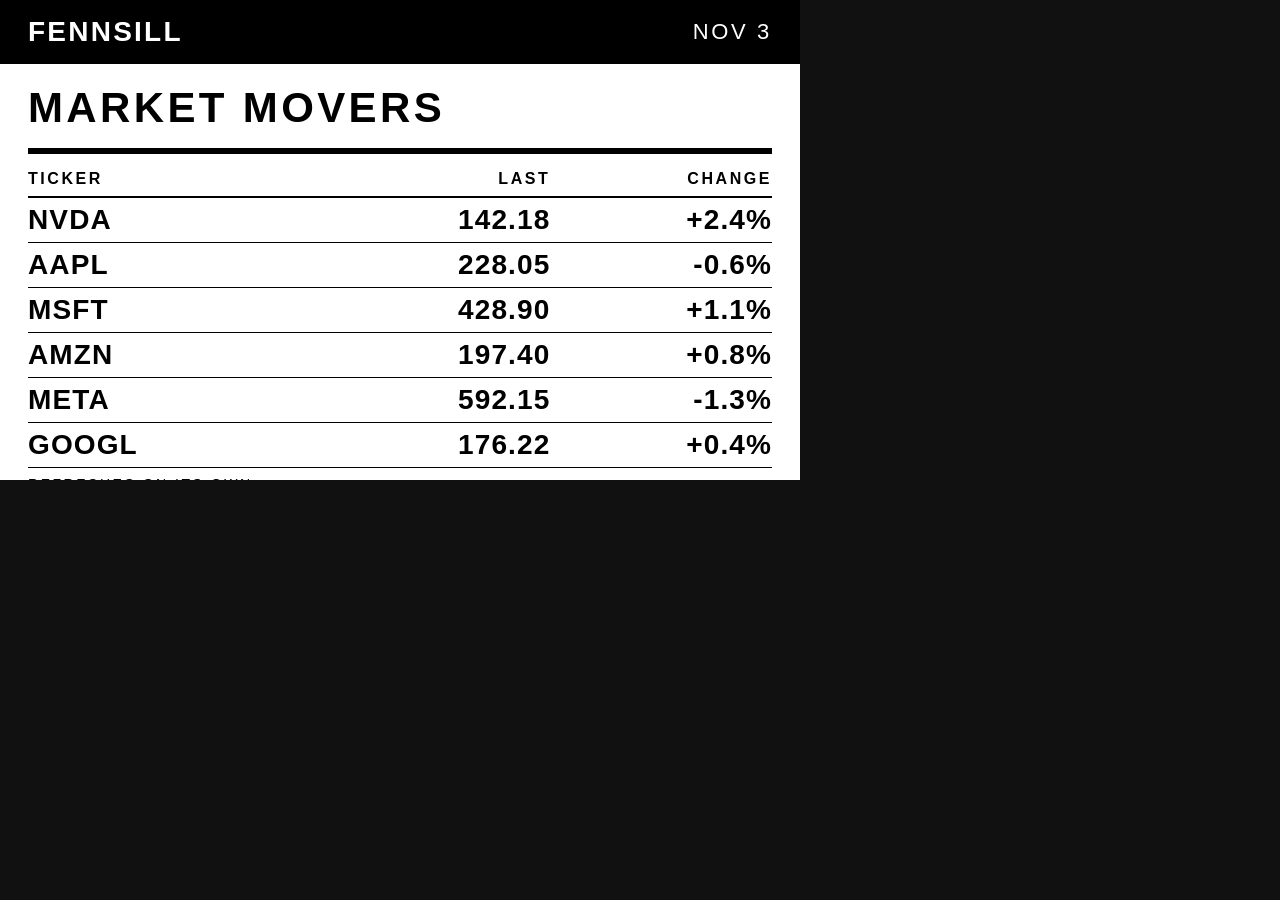
<file: templates/market_movers.html>
<!DOCTYPE html>
<html lang="en">
<head>
  <meta charset="utf-8">
  <title>Market Movers</title>
  <style>
    html, body { margin: 0; background: #111; }
    .panel {
      width: 800px;
      height: 480px;
      background: #fff;
      color: #000;
      font-family: "Arial Narrow", "Franklin Gothic Medium", Impact, sans-serif;
      box-sizing: border-box;
      overflow: hidden;
    }
    .band {
      height: 64px;
      background: #000;
      color: #fff;
      display: flex;
      align-items: center;
      justify-content: space-between;
      padding: 0 28px;
      letter-spacing: 0.14em;
    }
    .brand { font-size: 28px; font-weight: 700; }
    .date { font-size: 22px; letter-spacing: 0.12em; }
    .body { padding: 20px 28px 0; }
    h1 {
      margin: 0 0 16px;
      font-size: 42px;
      letter-spacing: 0.08em;
      font-weight: 800;
    }
    .rule { height: 6px; background: #000; margin-bottom: 16px; }
    table { width: 100%; border-collapse: collapse; }
    th {
      text-align: left;
      font-size: 16px;
      letter-spacing: 0.16em;
      padding: 0 0 8px;
      border-bottom: 2px solid #000;
    }
    th.num, td.num { text-align: right; }
    td {
      font-size: 28px;
      font-weight: 700;
      letter-spacing: 0.04em;
      padding: 6px 0;
      border-bottom: 1px solid #000;
    }
    .footer {
      margin-top: 8px;
      font-size: 14px;
      letter-spacing: 0.18em;
    }
  </style>
</head>
<body>
  <main class="panel">
    <header class="band">
      <div class="brand">FENNSILL</div>
      <div class="date">NOV 3</div>
    </header>
    <div class="body">
      <h1>MARKET MOVERS</h1>
      <div class="rule"></div>
      <table>
        <thead>
          <tr>
            <th>TICKER</th>
            <th class="num">LAST</th>
            <th class="num">CHANGE</th>
          </tr>
        </thead>
        <tbody>
          <tr><td>NVDA</td><td class="num">142.18</td><td class="num">+2.4%</td></tr>
          <tr><td>AAPL</td><td class="num">228.05</td><td class="num">-0.6%</td></tr>
          <tr><td>MSFT</td><td class="num">428.90</td><td class="num">+1.1%</td></tr>
          <tr><td>AMZN</td><td class="num">197.40</td><td class="num">+0.8%</td></tr>
          <tr><td>META</td><td class="num">592.15</td><td class="num">-1.3%</td></tr>
          <tr><td>GOOGL</td><td class="num">176.22</td><td class="num">+0.4%</td></tr>
        </tbody>
      </table>
      <div class="footer">REFRESHES ON ITS OWN</div>
    </div>
  </main>
</body>
</html>
</file>
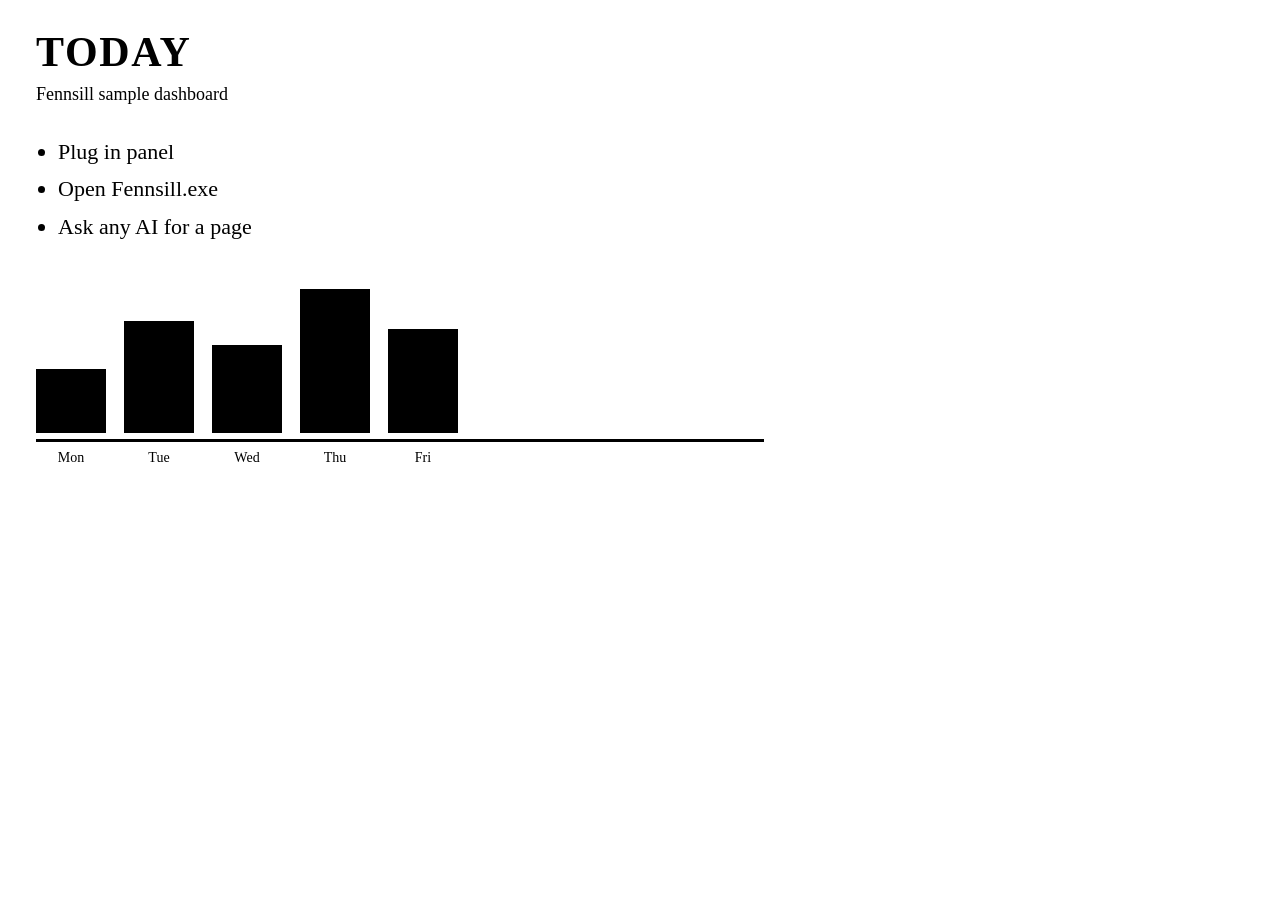
<file: connector/inbox/done/1794611904-sample-dashboard.html>
<!DOCTYPE html>
<html>
<head>
<meta charset="utf-8">
<style>
html,body{margin:0;width:800px;height:480px;background:#fff;color:#000;font-family:Georgia,serif;overflow:hidden}
.wrap{padding:28px 36px;box-sizing:border-box;height:480px}
h1{margin:0 0 8px;font-size:42px;letter-spacing:.04em}
.sub{margin:0 0 28px;font-size:18px}
ul{margin:0;padding-left:22px;font-size:22px;line-height:1.7}
.chart{display:flex;align-items:flex-end;gap:18px;height:160px;margin-top:28px;border-bottom:3px solid #000;padding-bottom:6px}
.bar{width:70px;background:#000}
.lbl{display:flex;gap:18px;margin-top:8px;font-size:14px}
.lbl span{width:70px;text-align:center}
</style>
</head>
<body>
<div class="wrap">
<h1>TODAY</h1>
<p class="sub">Fennsill sample dashboard</p>
<ul>
<li>Plug in panel</li>
<li>Open Fennsill.exe</li>
<li>Ask any AI for a page</li>
</ul>
<div class="chart">
<div class="bar" style="height:40%"></div>
<div class="bar" style="height:70%"></div>
<div class="bar" style="height:55%"></div>
<div class="bar" style="height:90%"></div>
<div class="bar" style="height:65%"></div>
</div>
<div class="lbl"><span>Mon</span><span>Tue</span><span>Wed</span><span>Thu</span><span>Fri</span></div>
</div>
</body>
</html>
</file>
